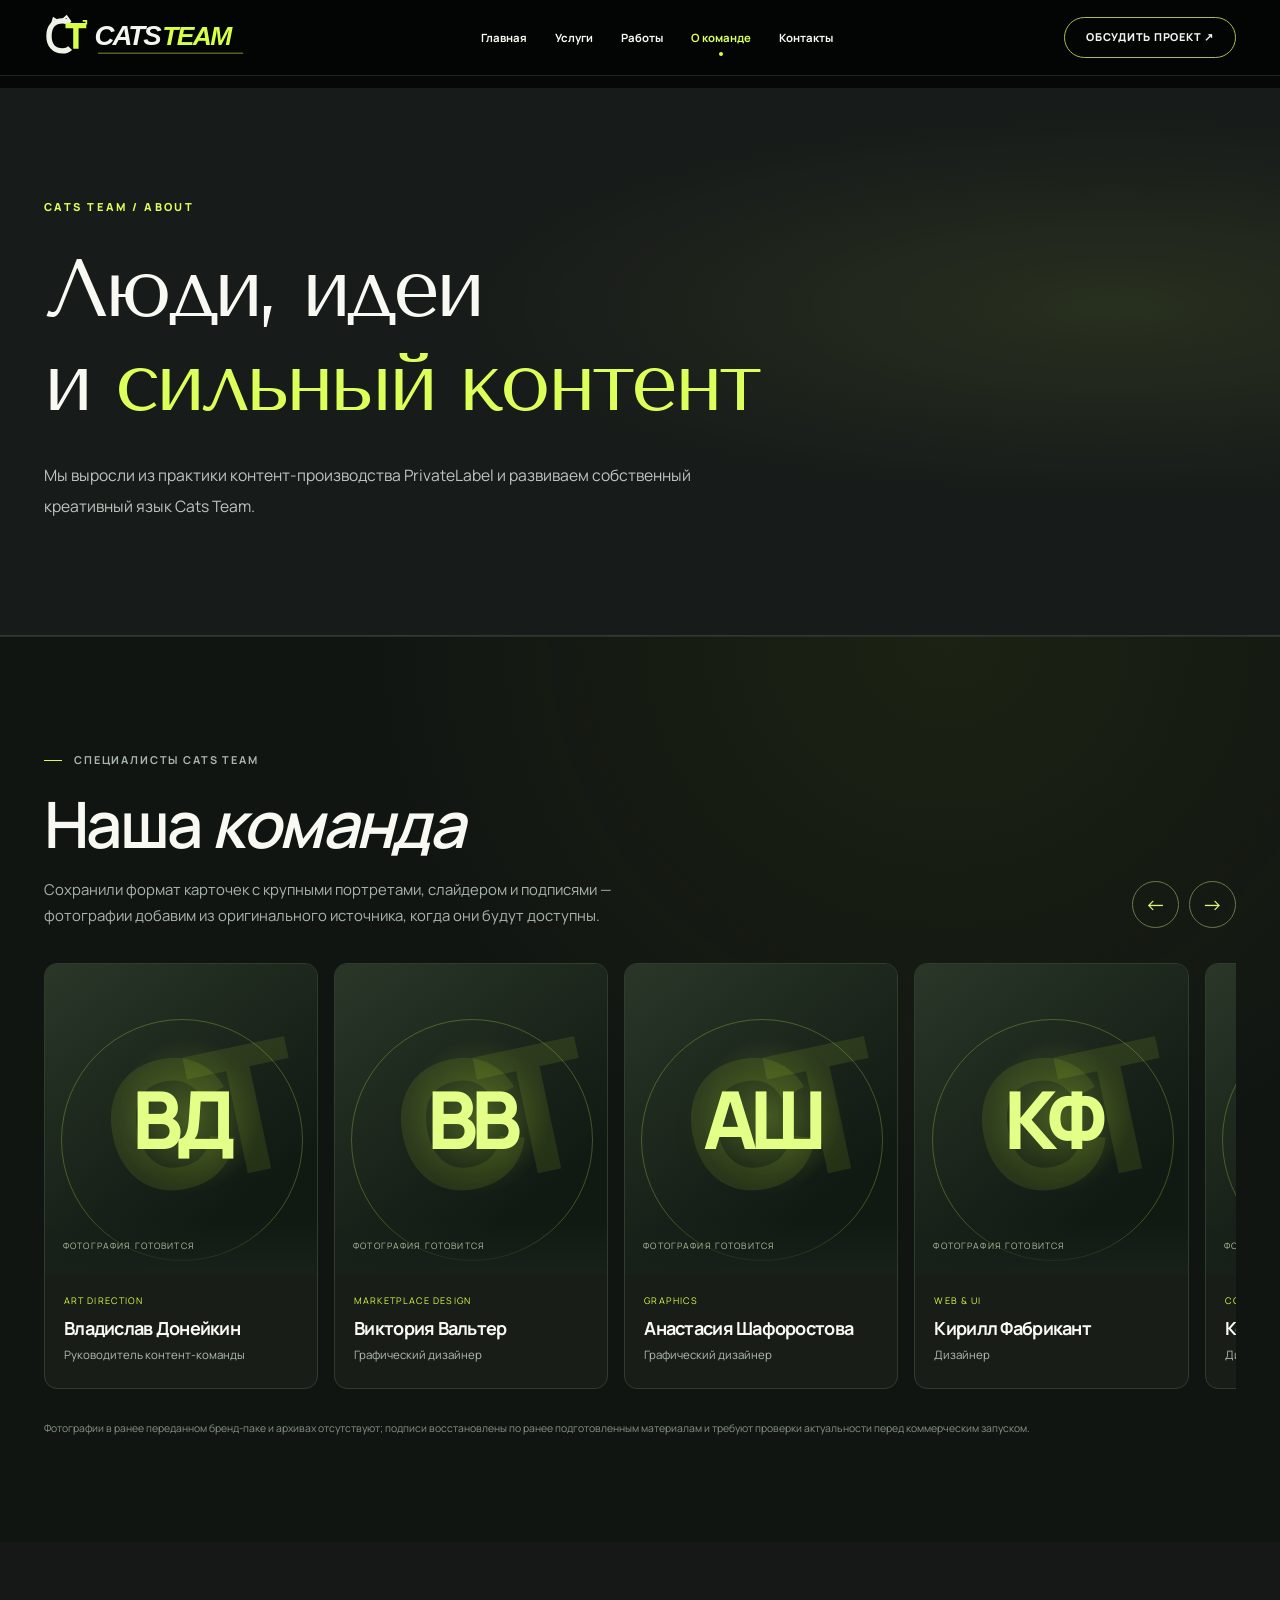
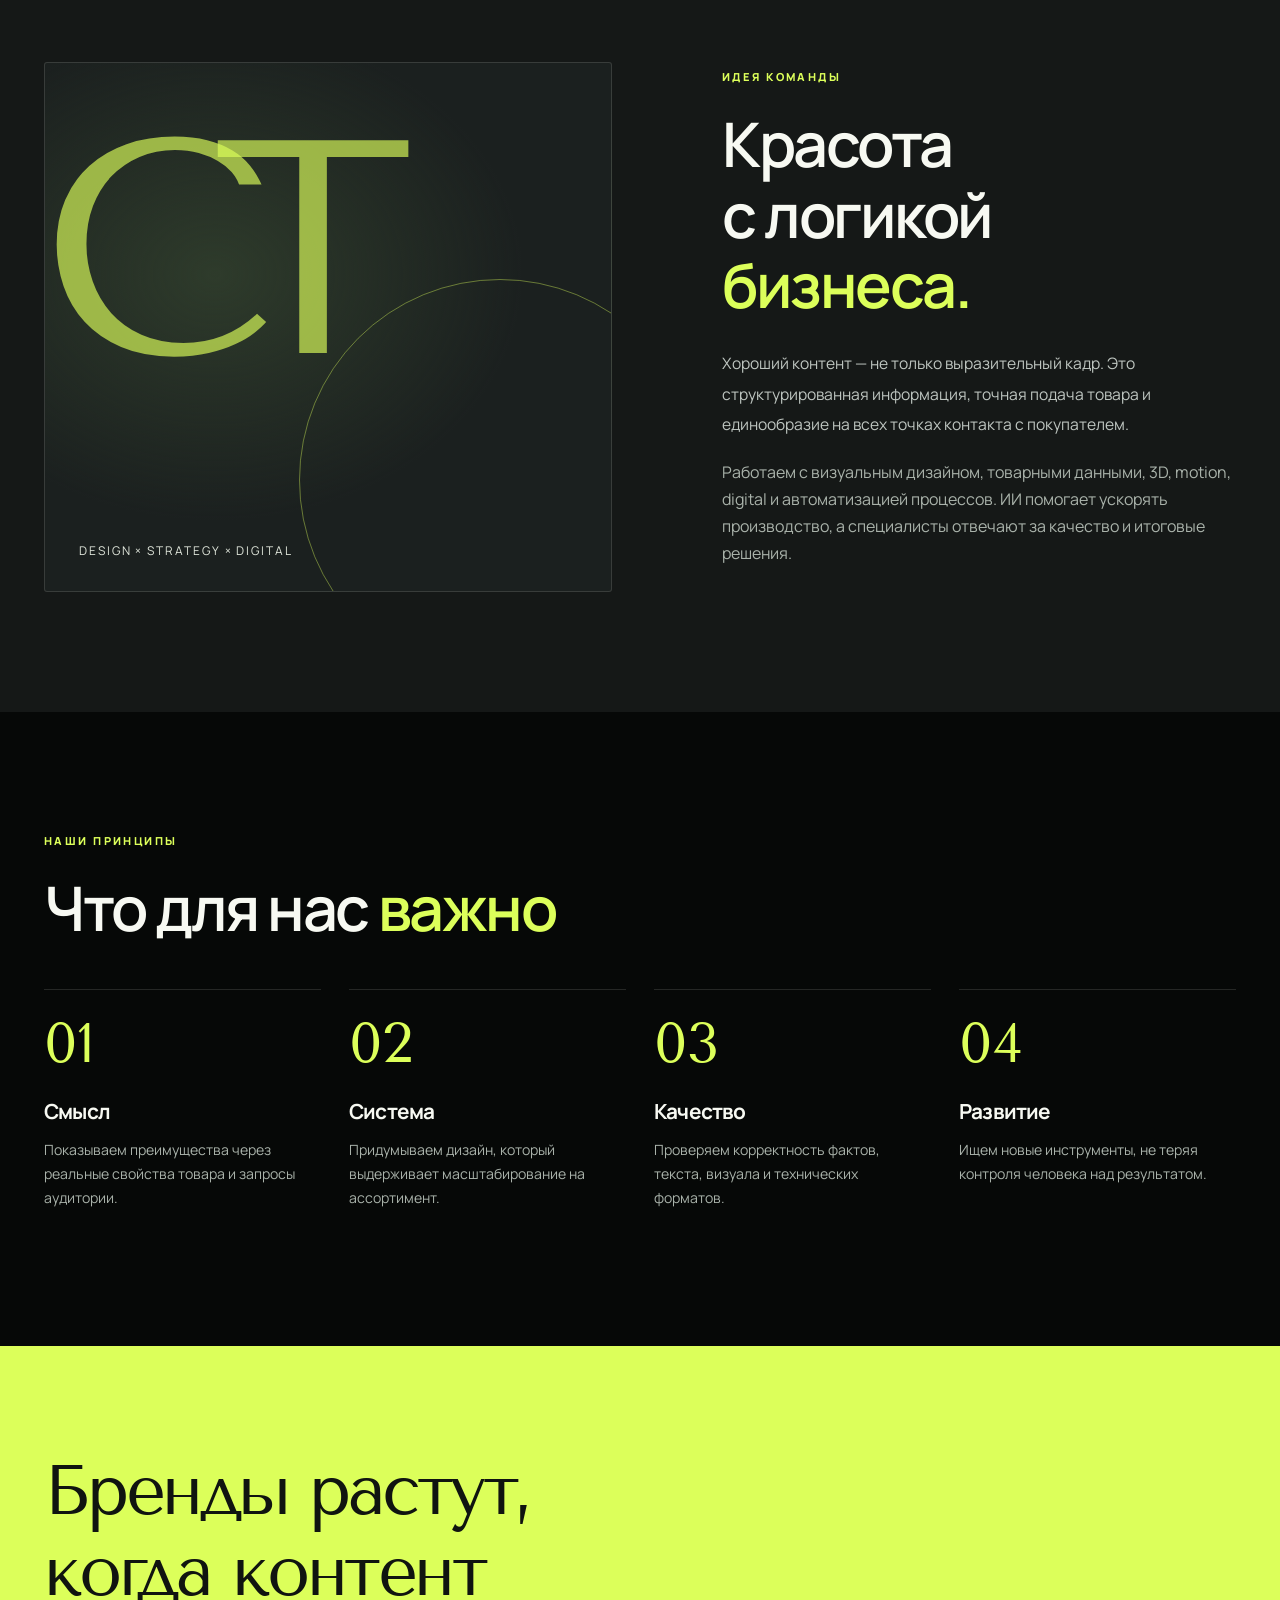
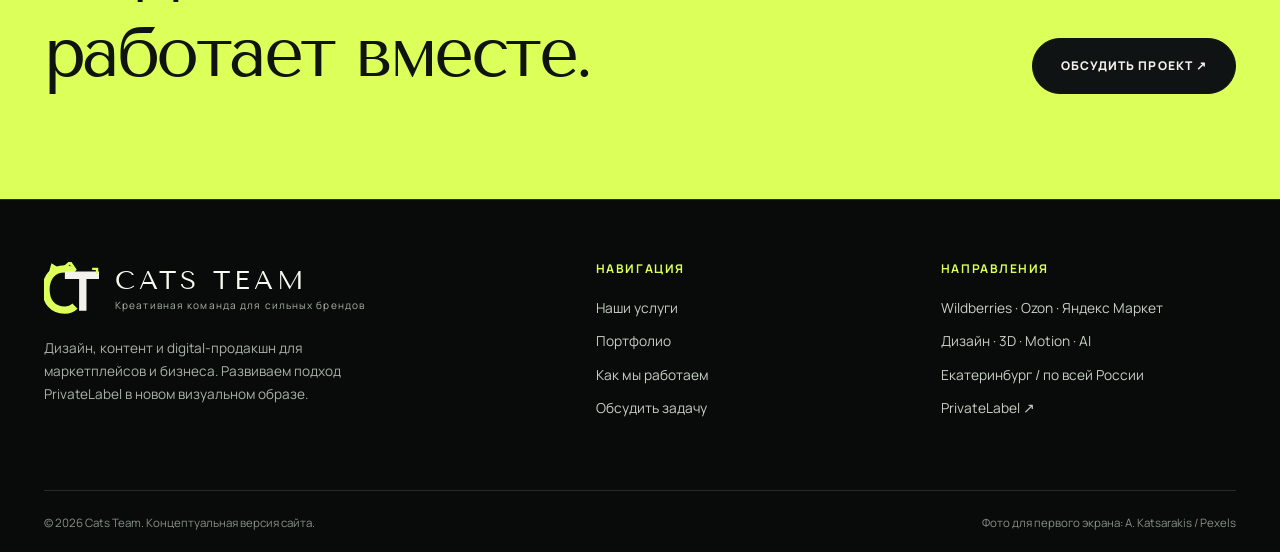
<file: about.html>
<!doctype html>
<html lang="ru"><head>
<meta charset="UTF-8"><meta name="viewport" content="width=device-width, initial-scale=1">
<title>О команде — Cats Team</title><meta name="description" content="Cats Team — креативная команда, развивающая опыт PrivateLabel в дизайне, digital и контент-производстве.">
<meta name="theme-color" content="#111313"><meta property="og:type" content="website">
<link rel="icon" href="assets/ct-favicon.svg" type="image/svg+xml"><link rel="stylesheet" href="css/styles.css?v=3">
</head><body>
<a class="skip-link" href="#main">К основному содержимому</a>
<header class="site-header"><div class="container header-inner">
<a class="brand ref-brand" href="index.html" aria-label="Cats Team — на главную"><img src="assets/cats-team-wordmark.svg" alt="Cats Team" width="240" height="65"></a>
<nav class="site-nav" aria-label="Главное меню"><a href="index.html">Главная</a><a href="services.html">Услуги</a><a href="cases.html">Работы</a><a href="about.html" aria-current="page">О команде</a><a href="contacts.html">Контакты</a></nav>
<a class="header-contact" href="contacts.html#brief">Обсудить проект ↗</a>
<button class="menu-toggle" type="button" aria-label="Открыть меню" aria-expanded="false">☰</button>
</div></header>
<main id="main" class="inner-page"><section class="page-hero"><div class="container"><p class="eyebrow">Cats Team / About</p><h1>Люди, идеи<br>и <span class="text-lime">сильный контент</span></h1><p class="lead">Мы выросли из практики контент-производства PrivateLabel и развиваем собственный креативный язык Cats Team.</p></div></section><section class="ref-team-sec" id="team"><div class="container"><div class="ref-team-heading"><div><span class="ref-kicker"><i></i> Специалисты Cats Team</span><h2>Наша <em>команда</em></h2><p>Сохранили формат карточек с крупными портретами, слайдером и подписями — фотографии добавим из оригинального источника, когда они будут доступны.</p></div><div class="ref-team-controls"><button class="ref-team-arrow" type="button" data-team-left aria-label="Предыдущие сотрудники">←</button><button class="ref-team-arrow" type="button" data-team-right aria-label="Следующие сотрудники">→</button></div></div><div class="ref-team-track" id="team-track" tabindex="0"><article class="ref-person"><div class="ref-person-photo"><span class="ref-person-bg">CT</span><span class="ref-initials">ВД</span><small>Фотография готовится</small></div><div class="ref-person-caption"><small>Art Direction</small><h3>Владислав Донейкин</h3><p>Руководитель контент-команды</p></div></article><article class="ref-person"><div class="ref-person-photo"><span class="ref-person-bg">CT</span><span class="ref-initials">ВВ</span><small>Фотография готовится</small></div><div class="ref-person-caption"><small>Marketplace Design</small><h3>Виктория Вальтер</h3><p>Графический дизайнер</p></div></article><article class="ref-person"><div class="ref-person-photo"><span class="ref-person-bg">CT</span><span class="ref-initials">АШ</span><small>Фотография готовится</small></div><div class="ref-person-caption"><small>Graphics</small><h3>Анастасия Шафоростова</h3><p>Графический дизайнер</p></div></article><article class="ref-person"><div class="ref-person-photo"><span class="ref-person-bg">CT</span><span class="ref-initials">КФ</span><small>Фотография готовится</small></div><div class="ref-person-caption"><small>Web & UI</small><h3>Кирилл Фабрикант</h3><p>Дизайнер</p></div></article><article class="ref-person"><div class="ref-person-photo"><span class="ref-person-bg">CT</span><span class="ref-initials">КД</span><small>Фотография готовится</small></div><div class="ref-person-caption"><small>Concept</small><h3>Ксения Дуплева</h3><p>Дизайнер</p></div></article><article class="ref-person"><div class="ref-person-photo"><span class="ref-person-bg">CT</span><span class="ref-initials">РС</span><small>Фотография готовится</small></div><div class="ref-person-caption"><small>3D & Motion</small><h3>Руслан Свердловский</h3><p>Motion-дизайнер</p></div></article><article class="ref-person"><div class="ref-person-photo"><span class="ref-person-bg">CT</span><span class="ref-initials">ЛК</span><small>Фотография готовится</small></div><div class="ref-person-caption"><small>Design & Production</small><h3>Любовь Канны</h3><p>Графический дизайнер</p></div></article><article class="ref-person"><div class="ref-person-photo"><span class="ref-person-bg">CT</span><span class="ref-initials">ЕС</span><small>Фотография готовится</small></div><div class="ref-person-caption"><small>Catalog & Content</small><h3>Екатерина Самокатова</h3><p>Контент-менеджер</p></div></article></div><p class="ref-team-disclaimer">Фотографии в ранее переданном бренд-паке и архивах отсутствуют; подписи восстановлены по ранее подготовленным материалам и требуют проверки актуальности перед коммерческим запуском.</p></div></section><section class="section intro"><div class="container intro-grid"><div class="intro-visual"><div class="intro-monogram">CT</div><div class="stamp">Design × Strategy × Digital</div></div><div><p class="eyebrow">Идея команды</p><h2>Красота<br>с логикой<br><span class="text-lime">бизнеса.</span></h2><p class="lead">Хороший контент — не только выразительный кадр. Это структурированная информация, точная подача товара и единообразие на всех точках контакта с покупателем.</p><p>Работаем с визуальным дизайном, товарными данными, 3D, motion, digital и автоматизацией процессов. ИИ помогает ускорять производство, а специалисты отвечают за качество и итоговые решения.</p></div></div></section><section class="section"><div class="container"><p class="eyebrow">Наши принципы</p><h2 style="margin-bottom:45px">Что для нас <span class="text-lime">важно</span></h2><div class="process-grid"><div class="process-step"><span class="step-no">01</span><h3>Смысл</h3><p>Показываем преимущества через реальные свойства товара и запросы аудитории.</p></div><div class="process-step"><span class="step-no">02</span><h3>Система</h3><p>Придумываем дизайн, который выдерживает масштабирование на ассортимент.</p></div><div class="process-step"><span class="step-no">03</span><h3>Качество</h3><p>Проверяем корректность фактов, текста, визуала и технических форматов.</p></div><div class="process-step"><span class="step-no">04</span><h3>Развитие</h3><p>Ищем новые инструменты, не теряя контроля человека над результатом.</p></div></div></div></section><section class="quote-band"><div class="container"><div><h2>Бренды растут,<br>когда контент<br>работает вместе.</h2></div><div><a class="btn btn-dark" href="contacts.html#brief">Обсудить проект ↗</a></div></div></section></main>
<footer class="site-footer"><div class="container">
<div class="footer-grid">
<div><a class="footer-brand" href="index.html"><img src="assets/ct-mark.svg" alt=""><span><strong>Cats Team</strong><small>Креативная команда для сильных брендов</small></span></a><p>Дизайн, контент и digital-продакшн для маркетплейсов и бизнеса. Развиваем подход PrivateLabel в новом визуальном образе.</p></div>
<div><h4>Навигация</h4><ul><li><a href="services.html">Наши услуги</a></li><li><a href="cases.html">Портфолио</a></li><li><a href="about.html">Как мы работаем</a></li><li><a href="contacts.html#brief">Обсудить задачу</a></li></ul></div>
<div><h4>Направления</h4><ul><li>Wildberries · Ozon · Яндекс Маркет</li><li>Дизайн · 3D · Motion · AI</li><li>Екатеринбург / по всей России</li><li><a href="https://privatelabel.ru/" target="_blank" rel="noopener noreferrer">PrivateLabel ↗</a></li></ul></div>
</div><div class="footer-bottom"><span>© 2026 Cats Team. Концептуальная версия сайта.</span><span>Фото для первого экрана: <a href="https://www.pexels.com/photo/portrait-of-a-black-cat-9304589/" target="_blank" rel="noopener noreferrer">A. Katsarakis / Pexels</a></span></div>
</div></footer><script src="js/site.js?v=3" defer></script></body></html>
</file>
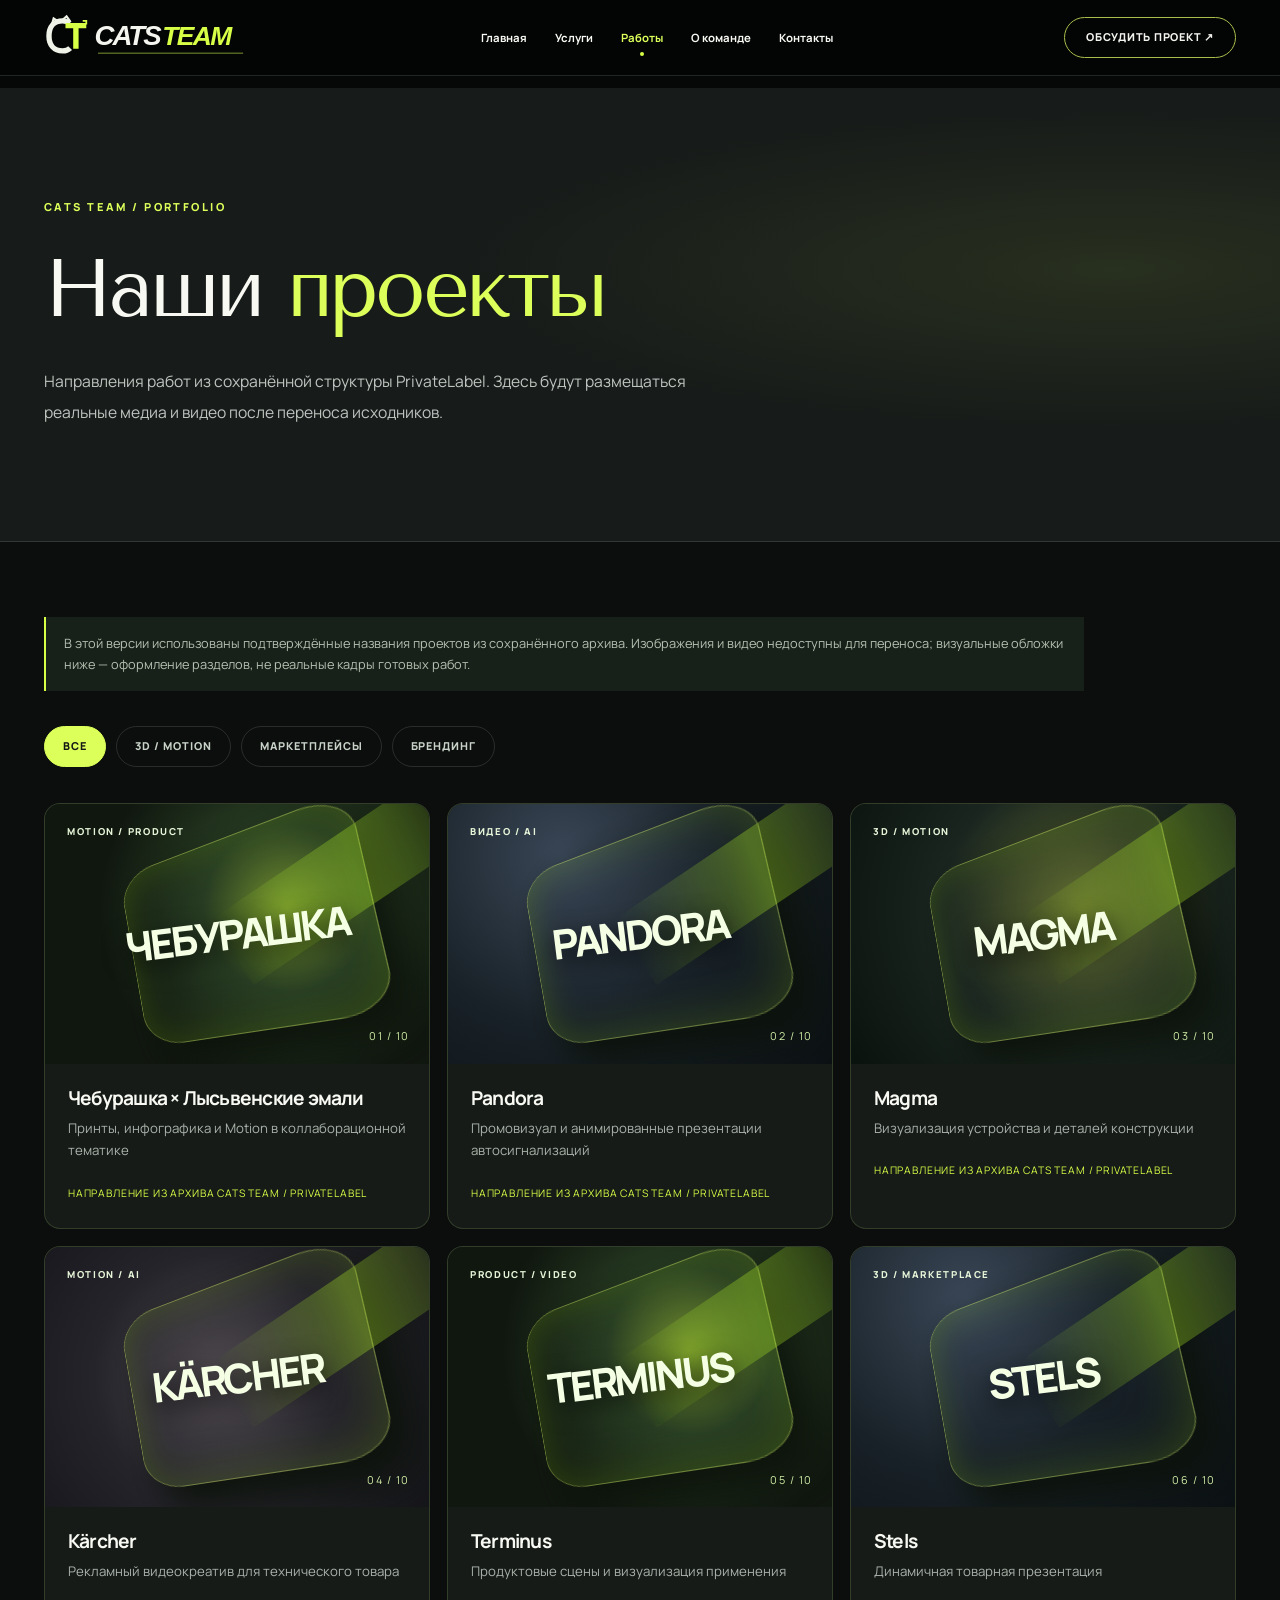
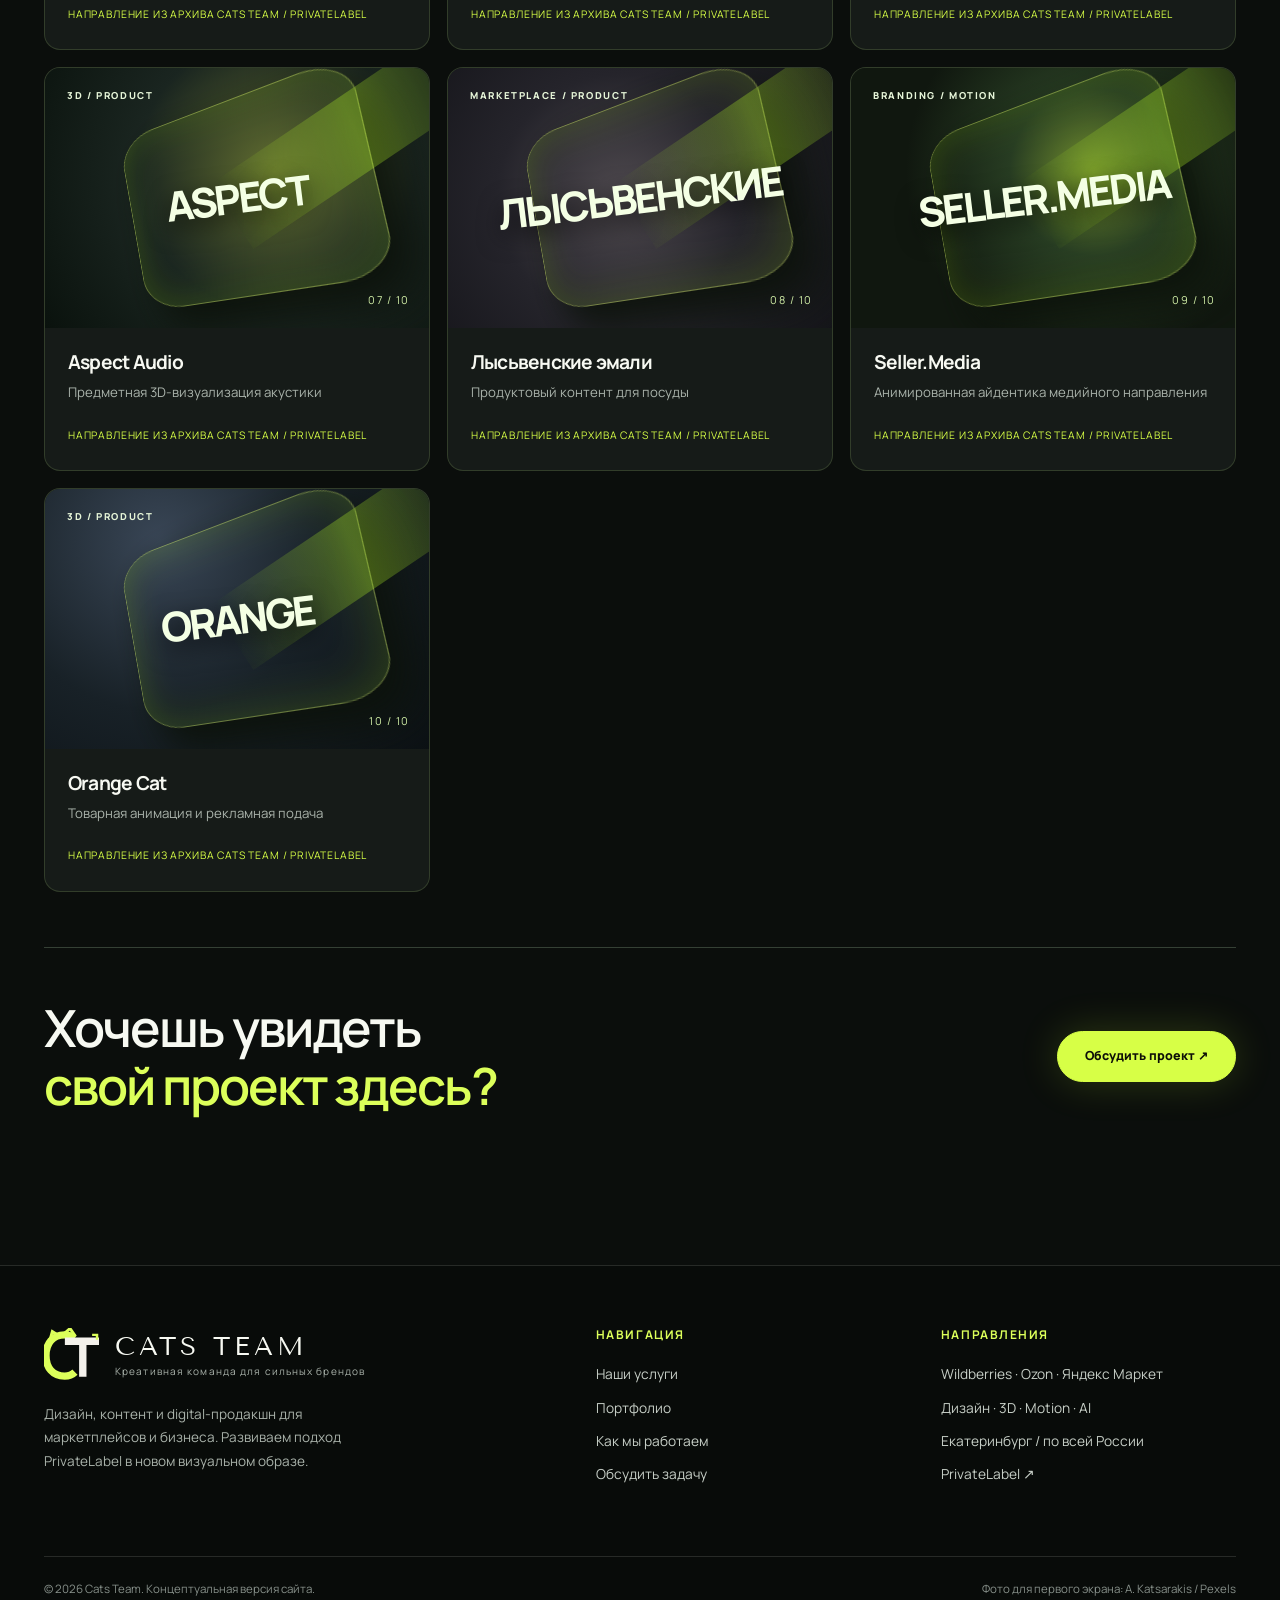
<file: cases.html>
<!doctype html>
<html lang="ru"><head>
<meta charset="UTF-8"><meta name="viewport" content="width=device-width, initial-scale=1">
<title>Работы и концепции — Cats Team</title><meta name="description" content="Направления визуальной работы Cats Team: концепции для маркетплейсов, брендинга, digital и motion.">
<meta name="theme-color" content="#111313"><meta property="og:type" content="website">
<link rel="icon" href="assets/ct-favicon.svg" type="image/svg+xml"><link rel="stylesheet" href="css/styles.css?v=3">
</head><body>
<a class="skip-link" href="#main">К основному содержимому</a>
<header class="site-header"><div class="container header-inner">
<a class="brand ref-brand" href="index.html" aria-label="Cats Team — на главную"><img src="assets/cats-team-wordmark.svg" alt="Cats Team" width="240" height="65"></a>
<nav class="site-nav" aria-label="Главное меню"><a href="index.html">Главная</a><a href="services.html">Услуги</a><a href="cases.html" aria-current="page">Работы</a><a href="about.html">О команде</a><a href="contacts.html">Контакты</a></nav>
<a class="header-contact" href="contacts.html#brief">Обсудить проект ↗</a>
<button class="menu-toggle" type="button" aria-label="Открыть меню" aria-expanded="false">☰</button>
</div></header>
<main id="main" class="inner-page ref-cases-page"><section class="page-hero"><div class="container"><p class="eyebrow">Cats Team / Portfolio</p><h1>Наши <span class="text-lime">проекты</span></h1><p class="lead">Направления работ из сохранённой структуры PrivateLabel. Здесь будут размещаться реальные медиа и видео после переноса исходников.</p></div></section><section class="ref-archive-section"><div class="container"><p class="ref-archive-note">В этой версии использованы подтверждённые названия проектов из сохранённого архива. Изображения и видео недоступны для переноса; визуальные обложки ниже — оформление разделов, не реальные кадры готовых работ.</p><div class="filterbar" role="group" aria-label="Фильтр проектов"><button class="filter-btn active" type="button" data-filter="all" aria-pressed="true">Все</button><button class="filter-btn" type="button" data-filter="motion" aria-pressed="false">3D / Motion</button><button class="filter-btn" type="button" data-filter="marketplace" aria-pressed="false">Маркетплейсы</button><button class="filter-btn" type="button" data-filter="brand" aria-pressed="false">Брендинг</button></div><div class="ref-archive-grid"><article class="ref-archive-case ref-ac-0" data-category="motion"><div class="ref-ac-preview"><span class="ref-ac-tag">Motion / Product</span><span class="ref-ac-word">Чебурашка</span><span class="ref-ac-num">01 / 10</span></div><div class="ref-ac-info"><h3>Чебурашка × Лысьвенские эмали</h3><p>Принты, инфографика и Motion в коллаборационной тематике</p><small>Направление из архива Cats Team / PrivateLabel</small></div></article><article class="ref-archive-case ref-ac-1" data-category="motion"><div class="ref-ac-preview"><span class="ref-ac-tag">Видео / AI</span><span class="ref-ac-word">Pandora</span><span class="ref-ac-num">02 / 10</span></div><div class="ref-ac-info"><h3>Pandora</h3><p>Промовизуал и анимированные презентации автосигнализаций</p><small>Направление из архива Cats Team / PrivateLabel</small></div></article><article class="ref-archive-case ref-ac-2" data-category="motion"><div class="ref-ac-preview"><span class="ref-ac-tag">3D / Motion</span><span class="ref-ac-word">Magma</span><span class="ref-ac-num">03 / 10</span></div><div class="ref-ac-info"><h3>Magma</h3><p>Визуализация устройства и деталей конструкции</p><small>Направление из архива Cats Team / PrivateLabel</small></div></article><article class="ref-archive-case ref-ac-3" data-category="motion"><div class="ref-ac-preview"><span class="ref-ac-tag">Motion / AI</span><span class="ref-ac-word">Kärcher</span><span class="ref-ac-num">04 / 10</span></div><div class="ref-ac-info"><h3>Kärcher</h3><p>Рекламный видеокреатив для технического товара</p><small>Направление из архива Cats Team / PrivateLabel</small></div></article><article class="ref-archive-case ref-ac-0" data-category="marketplace"><div class="ref-ac-preview"><span class="ref-ac-tag">Product / Video</span><span class="ref-ac-word">Terminus</span><span class="ref-ac-num">05 / 10</span></div><div class="ref-ac-info"><h3>Terminus</h3><p>Продуктовые сцены и визуализация применения</p><small>Направление из архива Cats Team / PrivateLabel</small></div></article><article class="ref-archive-case ref-ac-1" data-category="marketplace"><div class="ref-ac-preview"><span class="ref-ac-tag">3D / Marketplace</span><span class="ref-ac-word">Stels</span><span class="ref-ac-num">06 / 10</span></div><div class="ref-ac-info"><h3>Stels</h3><p>Динамичная товарная презентация</p><small>Направление из архива Cats Team / PrivateLabel</small></div></article><article class="ref-archive-case ref-ac-2" data-category="motion"><div class="ref-ac-preview"><span class="ref-ac-tag">3D / Product</span><span class="ref-ac-word">Aspect</span><span class="ref-ac-num">07 / 10</span></div><div class="ref-ac-info"><h3>Aspect Audio</h3><p>Предметная 3D-визуализация акустики</p><small>Направление из архива Cats Team / PrivateLabel</small></div></article><article class="ref-archive-case ref-ac-3" data-category="marketplace"><div class="ref-ac-preview"><span class="ref-ac-tag">Marketplace / Product</span><span class="ref-ac-word">Лысьвенские</span><span class="ref-ac-num">08 / 10</span></div><div class="ref-ac-info"><h3>Лысьвенские эмали</h3><p>Продуктовый контент для посуды</p><small>Направление из архива Cats Team / PrivateLabel</small></div></article><article class="ref-archive-case ref-ac-0" data-category="brand"><div class="ref-ac-preview"><span class="ref-ac-tag">Branding / Motion</span><span class="ref-ac-word">Seller.Media</span><span class="ref-ac-num">09 / 10</span></div><div class="ref-ac-info"><h3>Seller.Media</h3><p>Анимированная айдентика медийного направления</p><small>Направление из архива Cats Team / PrivateLabel</small></div></article><article class="ref-archive-case ref-ac-1" data-category="motion"><div class="ref-ac-preview"><span class="ref-ac-tag">3D / Product</span><span class="ref-ac-word">Orange</span><span class="ref-ac-num">10 / 10</span></div><div class="ref-ac-info"><h3>Orange Cat</h3><p>Товарная анимация и рекламная подача</p><small>Направление из архива Cats Team / PrivateLabel</small></div></article></div><div class="ref-archive-cta"><h2>Хочешь увидеть<br><span class="text-lime">свой проект здесь?</span></h2><a class="ref-btn ref-btn-solid" href="contacts.html#brief">Обсудить проект ↗</a></div></div></section></main>
<footer class="site-footer"><div class="container">
<div class="footer-grid">
<div><a class="footer-brand" href="index.html"><img src="assets/ct-mark.svg" alt=""><span><strong>Cats Team</strong><small>Креативная команда для сильных брендов</small></span></a><p>Дизайн, контент и digital-продакшн для маркетплейсов и бизнеса. Развиваем подход PrivateLabel в новом визуальном образе.</p></div>
<div><h4>Навигация</h4><ul><li><a href="services.html">Наши услуги</a></li><li><a href="cases.html">Портфолио</a></li><li><a href="about.html">Как мы работаем</a></li><li><a href="contacts.html#brief">Обсудить задачу</a></li></ul></div>
<div><h4>Направления</h4><ul><li>Wildberries · Ozon · Яндекс Маркет</li><li>Дизайн · 3D · Motion · AI</li><li>Екатеринбург / по всей России</li><li><a href="https://privatelabel.ru/" target="_blank" rel="noopener noreferrer">PrivateLabel ↗</a></li></ul></div>
</div><div class="footer-bottom"><span>© 2026 Cats Team. Концептуальная версия сайта.</span><span>Фото для первого экрана: <a href="https://www.pexels.com/photo/portrait-of-a-black-cat-9304589/" target="_blank" rel="noopener noreferrer">A. Katsarakis / Pexels</a></span></div>
</div></footer><script src="js/site.js?v=3" defer></script></body></html>
</file>
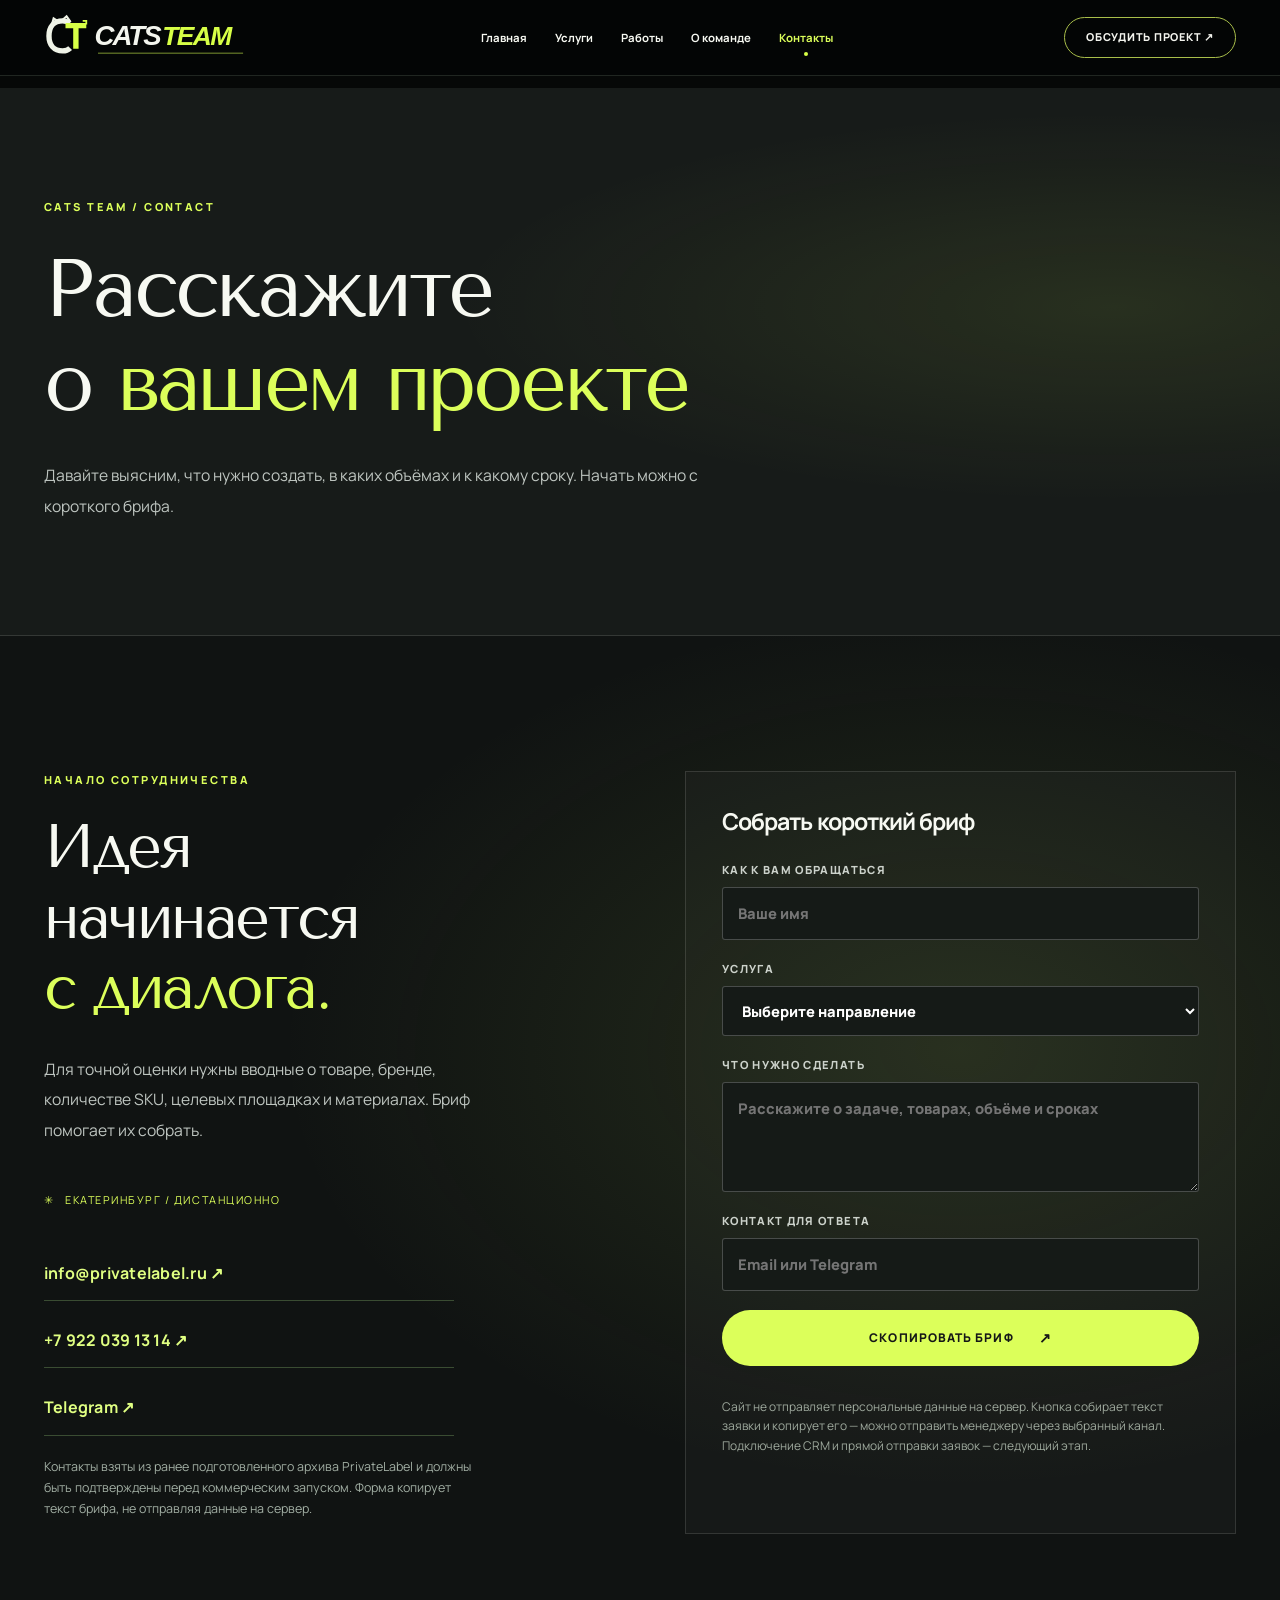
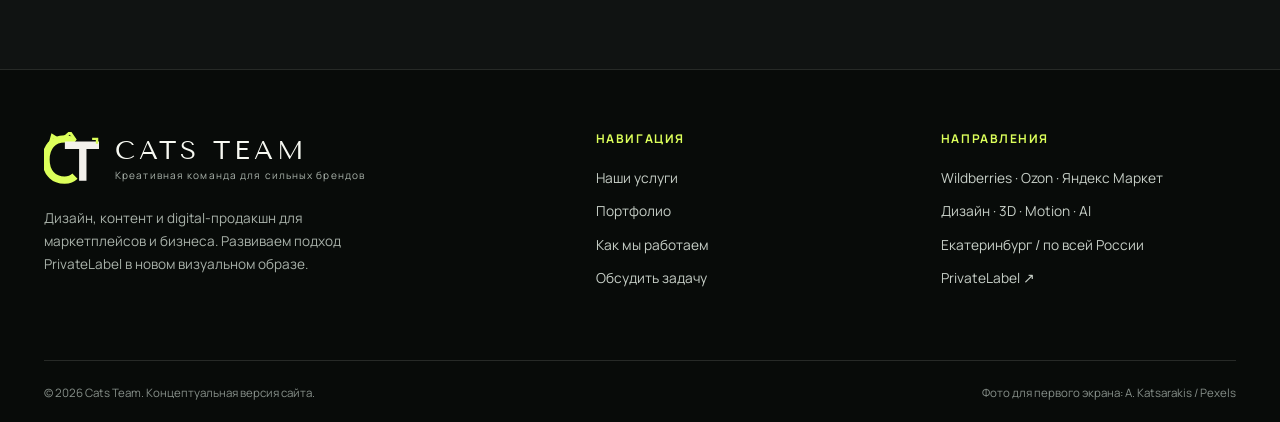
<file: contacts.html>
<!doctype html>
<html lang="ru"><head>
<meta charset="UTF-8"><meta name="viewport" content="width=device-width, initial-scale=1">
<title>Контакты и бриф — Cats Team</title><meta name="description" content="Начните проект с Cats Team: соберите короткий бриф по инфографике, брендингу, 3D, motion или digital.">
<meta name="theme-color" content="#111313"><meta property="og:type" content="website">
<link rel="icon" href="assets/ct-favicon.svg" type="image/svg+xml"><link rel="stylesheet" href="css/styles.css?v=3">
</head><body>
<a class="skip-link" href="#main">К основному содержимому</a>
<header class="site-header"><div class="container header-inner">
<a class="brand ref-brand" href="index.html" aria-label="Cats Team — на главную"><img src="assets/cats-team-wordmark.svg" alt="Cats Team" width="240" height="65"></a>
<nav class="site-nav" aria-label="Главное меню"><a href="index.html">Главная</a><a href="services.html">Услуги</a><a href="cases.html">Работы</a><a href="about.html">О команде</a><a href="contacts.html" aria-current="page">Контакты</a></nav>
<a class="header-contact" href="contacts.html#brief">Обсудить проект ↗</a>
<button class="menu-toggle" type="button" aria-label="Открыть меню" aria-expanded="false">☰</button>
</div></header>
<main id="main" class="inner-page"><section class="page-hero"><div class="container"><p class="eyebrow">Cats Team / Contact</p><h1>Расскажите<br>о <span class="text-lime">вашем проекте</span></h1><p class="lead">Давайте выясним, что нужно создать, в каких объёмах и к какому сроку. Начать можно с короткого брифа.</p></div></section><section class="contact-section" id="brief"><div class="container contact-grid"><div class="contact-copy"><p class="eyebrow">Начало сотрудничества</p><h2>Идея<br>начинается<br><span class="text-lime">с диалога.</span></h2><p class="lead" style="margin-top:30px">Для точной оценки нужны вводные о товаре, бренде, количестве SKU, целевых площадках и материалах. Бриф помогает их собрать.</p><div class="contact-inline">✳ &nbsp; Екатеринбург / дистанционно</div><div class="ref-contact-links"><a href="mailto:info@privatelabel.ru">info@privatelabel.ru ↗</a><a href="tel:+79220391314">+7 922 039 13 14 ↗</a><a href="https://t.me/vladislav_privatelabel" target="_blank" rel="noopener">Telegram ↗</a></div><p class="privacy-note">Контакты взяты из ранее подготовленного архива PrivateLabel и должны быть подтверждены перед коммерческим запуском. Форма копирует текст брифа, не отправляя данные на сервер.</p></div><form class="brief-form" id="brief-form"><h3>Собрать короткий бриф</h3>
<label>Как к вам обращаться<input name="name" type="text" autocomplete="name" required placeholder="Ваше имя"></label>
<label>Услуга<select name="service" required><option value="">Выберите направление</option><option>Инфографика и карточки товара</option><option>Фото / 3D / видео</option><option>Rich-контент / баннеры</option><option>Брендинг</option><option>Сайт / лендинг</option><option>Контент-менеджмент</option><option>Другой проект</option></select></label>
<label>Что нужно сделать<textarea name="task" required placeholder="Расскажите о задаче, товарах, объёме и сроках"></textarea></label>
<label>Контакт для ответа<input name="contact" type="text" required placeholder="Email или Telegram"></label>
<button class="btn btn-primary" type="submit">Скопировать бриф <span class="arrow">↗</span></button>
<p class="form-message" role="status" aria-live="polite"></p>
<p class="form-note">Сайт не отправляет персональные данные на сервер. Кнопка собирает текст заявки и копирует его — можно отправить менеджеру через выбранный канал. Подключение CRM и прямой отправки заявок — следующий этап.</p></form></div></section></main>
<footer class="site-footer"><div class="container">
<div class="footer-grid">
<div><a class="footer-brand" href="index.html"><img src="assets/ct-mark.svg" alt=""><span><strong>Cats Team</strong><small>Креативная команда для сильных брендов</small></span></a><p>Дизайн, контент и digital-продакшн для маркетплейсов и бизнеса. Развиваем подход PrivateLabel в новом визуальном образе.</p></div>
<div><h4>Навигация</h4><ul><li><a href="services.html">Наши услуги</a></li><li><a href="cases.html">Портфолио</a></li><li><a href="about.html">Как мы работаем</a></li><li><a href="contacts.html#brief">Обсудить задачу</a></li></ul></div>
<div><h4>Направления</h4><ul><li>Wildberries · Ozon · Яндекс Маркет</li><li>Дизайн · 3D · Motion · AI</li><li>Екатеринбург / по всей России</li><li><a href="https://privatelabel.ru/" target="_blank" rel="noopener noreferrer">PrivateLabel ↗</a></li></ul></div>
</div><div class="footer-bottom"><span>© 2026 Cats Team. Концептуальная версия сайта.</span><span>Фото для первого экрана: <a href="https://www.pexels.com/photo/portrait-of-a-black-cat-9304589/" target="_blank" rel="noopener noreferrer">A. Katsarakis / Pexels</a></span></div>
</div></footer><script src="js/site.js?v=3" defer></script></body></html>
</file>
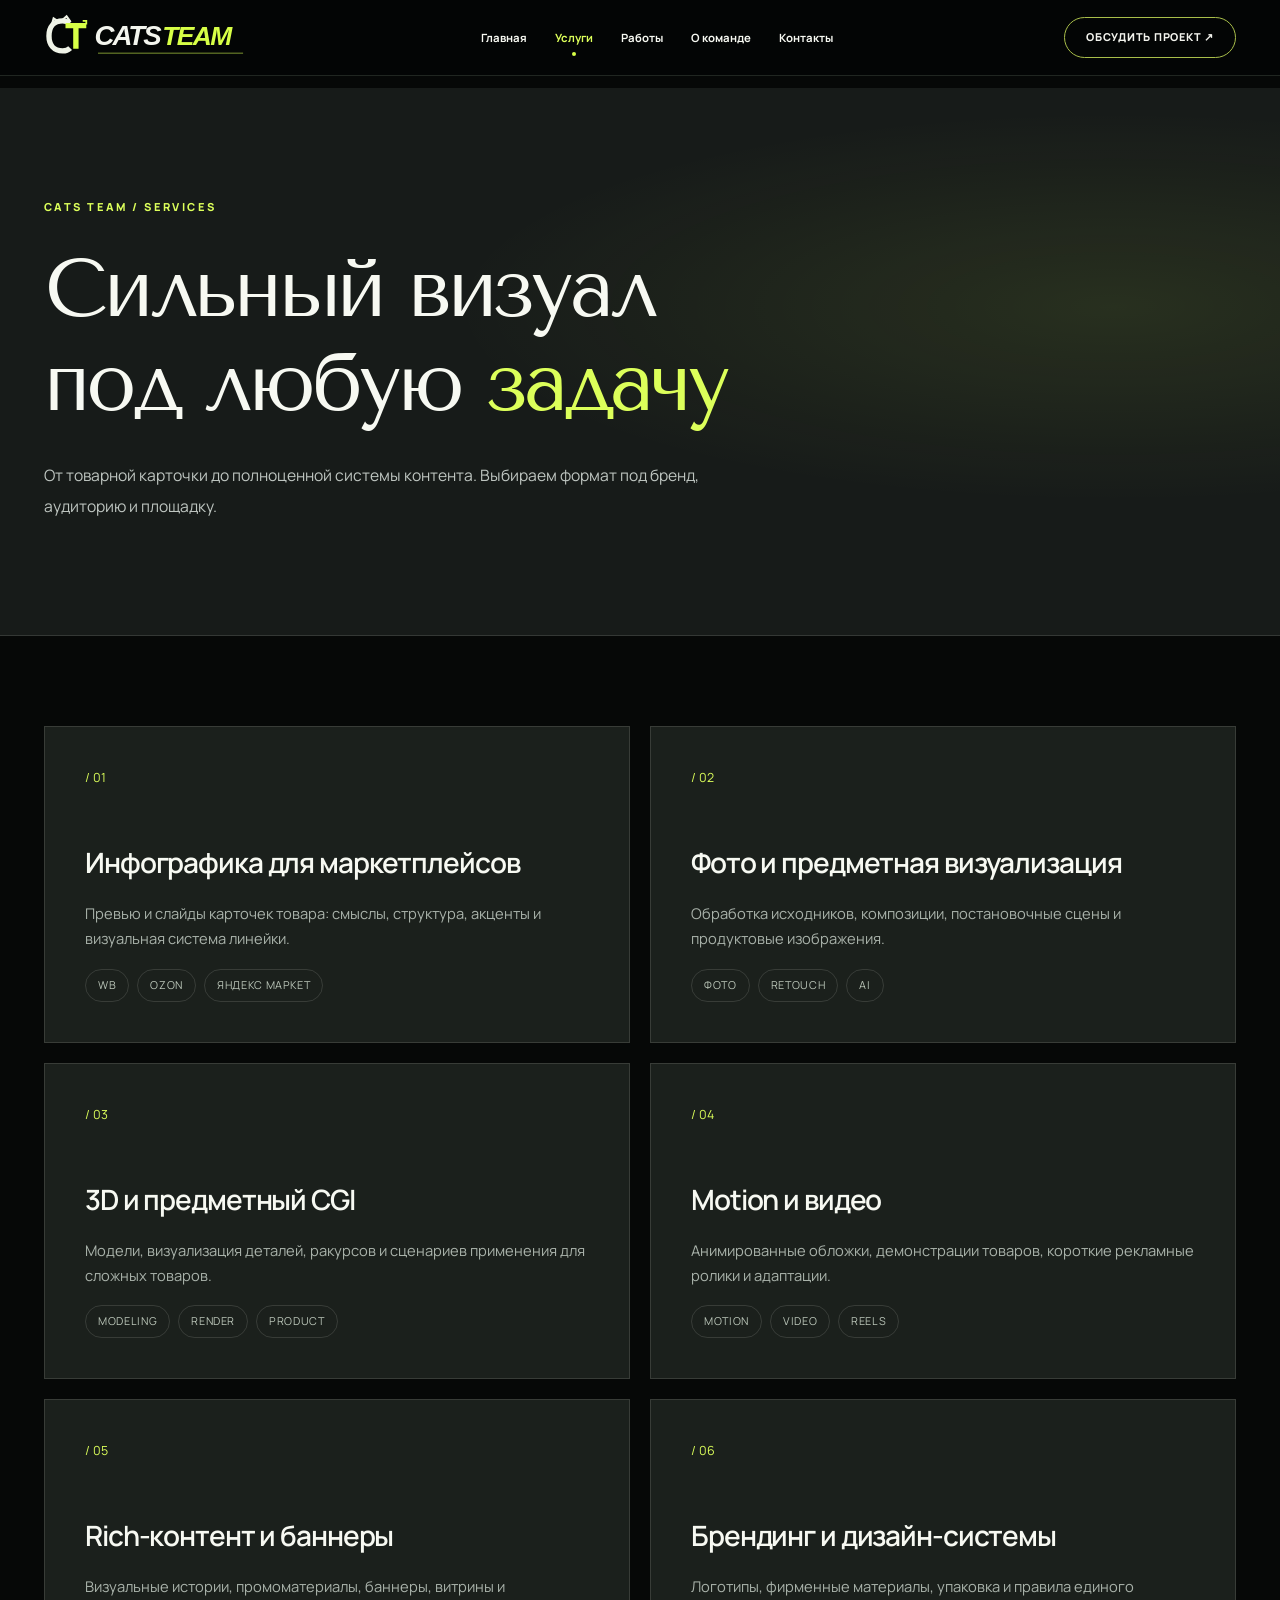
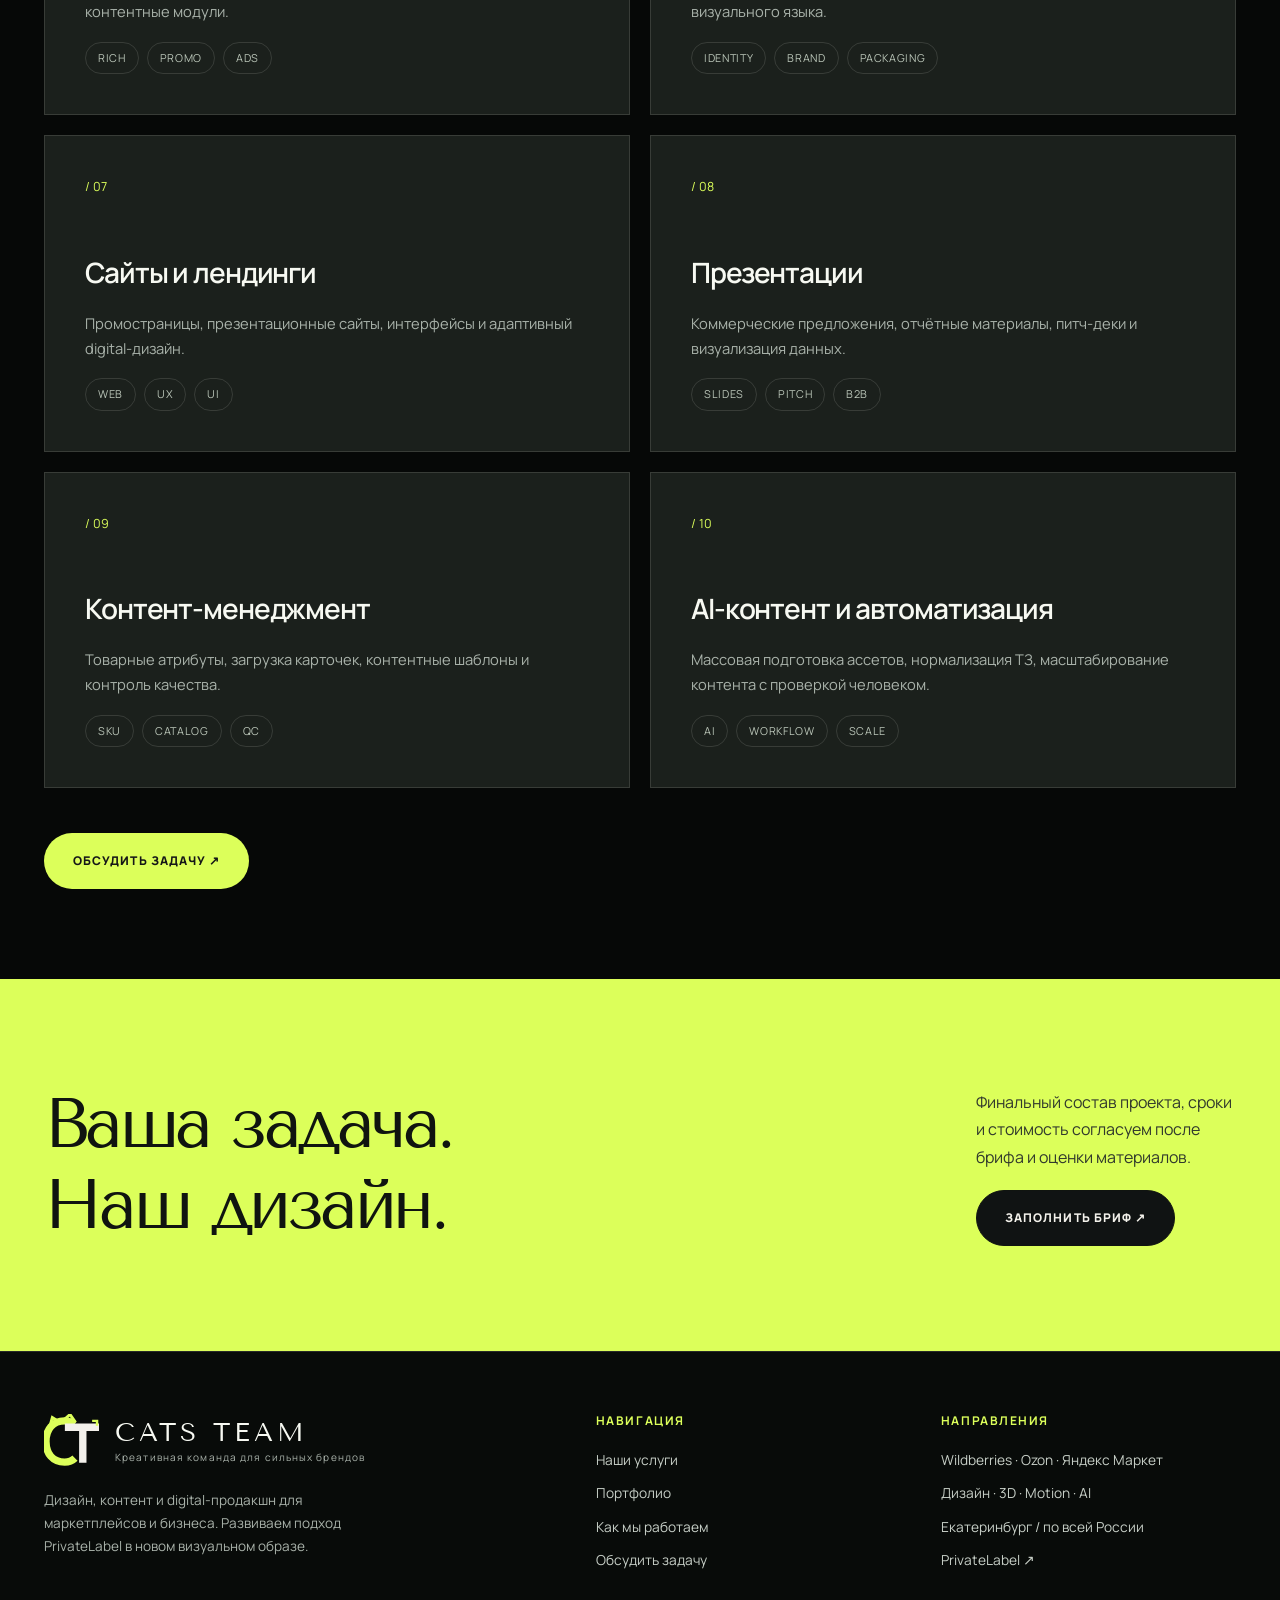
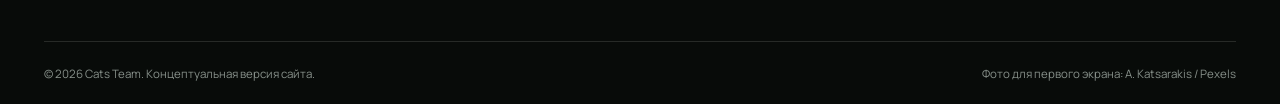
<file: services.html>
<!doctype html>
<html lang="ru"><head>
<meta charset="UTF-8"><meta name="viewport" content="width=device-width, initial-scale=1">
<title>Услуги — Cats Team</title><meta name="description" content="Инфографика, брендинг, 3D, motion, rich-контент, презентации и контент-менеджмент — услуги Cats Team.">
<meta name="theme-color" content="#111313"><meta property="og:type" content="website">
<link rel="icon" href="assets/ct-favicon.svg" type="image/svg+xml"><link rel="stylesheet" href="css/styles.css?v=3">
</head><body>
<a class="skip-link" href="#main">К основному содержимому</a>
<header class="site-header"><div class="container header-inner">
<a class="brand ref-brand" href="index.html" aria-label="Cats Team — на главную"><img src="assets/cats-team-wordmark.svg" alt="Cats Team" width="240" height="65"></a>
<nav class="site-nav" aria-label="Главное меню"><a href="index.html">Главная</a><a href="services.html" aria-current="page">Услуги</a><a href="cases.html">Работы</a><a href="about.html">О команде</a><a href="contacts.html">Контакты</a></nav>
<a class="header-contact" href="contacts.html#brief">Обсудить проект ↗</a>
<button class="menu-toggle" type="button" aria-label="Открыть меню" aria-expanded="false">☰</button>
</div></header>
<main id="main" class="inner-page"><section class="page-hero"><div class="container"><p class="eyebrow">Cats Team / Services</p><h1>Сильный визуал<br>под любую <span class="text-lime">задачу</span></h1><p class="lead">От товарной карточки до полноценной системы контента. Выбираем формат под бренд, аудиторию и площадку.</p></div></section><section class="inner-section"><div class="container"><div class="services-detail"><article class="detail-block" id="service-1"><span class="number">/ 01</span><h2>Инфографика для маркетплейсов</h2><p>Превью и слайды карточек товара: смыслы, структура, акценты и визуальная система линейки.</p><div class="chips"><span>WB</span><span>Ozon</span><span>Яндекс Маркет</span></div></article><article class="detail-block" id="service-2"><span class="number">/ 02</span><h2>Фото и предметная визуализация</h2><p>Обработка исходников, композиции, постановочные сцены и продуктовые изображения.</p><div class="chips"><span>Фото</span><span>Retouch</span><span>AI</span></div></article><article class="detail-block" id="service-3"><span class="number">/ 03</span><h2>3D и предметный CGI</h2><p>Модели, визуализация деталей, ракурсов и сценариев применения для сложных товаров.</p><div class="chips"><span>Modeling</span><span>Render</span><span>Product</span></div></article><article class="detail-block" id="service-4"><span class="number">/ 04</span><h2>Motion и видео</h2><p>Анимированные обложки, демонстрации товаров, короткие рекламные ролики и адаптации.</p><div class="chips"><span>Motion</span><span>Video</span><span>Reels</span></div></article><article class="detail-block" id="service-5"><span class="number">/ 05</span><h2>Rich-контент и баннеры</h2><p>Визуальные истории, промоматериалы, баннеры, витрины и контентные модули.</p><div class="chips"><span>Rich</span><span>Promo</span><span>Ads</span></div></article><article class="detail-block" id="service-6"><span class="number">/ 06</span><h2>Брендинг и дизайн-системы</h2><p>Логотипы, фирменные материалы, упаковка и правила единого визуального языка.</p><div class="chips"><span>Identity</span><span>Brand</span><span>Packaging</span></div></article><article class="detail-block" id="service-7"><span class="number">/ 07</span><h2>Сайты и лендинги</h2><p>Промостраницы, презентационные сайты, интерфейсы и адаптивный digital-дизайн.</p><div class="chips"><span>Web</span><span>UX</span><span>UI</span></div></article><article class="detail-block" id="service-8"><span class="number">/ 08</span><h2>Презентации</h2><p>Коммерческие предложения, отчётные материалы, питч-деки и визуализация данных.</p><div class="chips"><span>Slides</span><span>Pitch</span><span>B2B</span></div></article><article class="detail-block" id="service-9"><span class="number">/ 09</span><h2>Контент-менеджмент</h2><p>Товарные атрибуты, загрузка карточек, контентные шаблоны и контроль качества.</p><div class="chips"><span>SKU</span><span>Catalog</span><span>QC</span></div></article><article class="detail-block" id="service-10"><span class="number">/ 10</span><h2>AI-контент и автоматизация</h2><p>Массовая подготовка ассетов, нормализация ТЗ, масштабирование контента с проверкой человеком.</p><div class="chips"><span>AI</span><span>Workflow</span><span>Scale</span></div></article></div><div style="margin-top:45px"><a href="contacts.html#brief" class="btn btn-primary">Обсудить задачу ↗</a></div></div></section><section class="quote-band"><div class="container"><div><h2>Ваша задача.<br>Наш дизайн.</h2></div><div><p>Финальный состав проекта, сроки и стоимость согласуем после брифа и оценки материалов.</p><a class="btn btn-dark" href="contacts.html#brief">Заполнить бриф ↗</a></div></div></section></main>
<footer class="site-footer"><div class="container">
<div class="footer-grid">
<div><a class="footer-brand" href="index.html"><img src="assets/ct-mark.svg" alt=""><span><strong>Cats Team</strong><small>Креативная команда для сильных брендов</small></span></a><p>Дизайн, контент и digital-продакшн для маркетплейсов и бизнеса. Развиваем подход PrivateLabel в новом визуальном образе.</p></div>
<div><h4>Навигация</h4><ul><li><a href="services.html">Наши услуги</a></li><li><a href="cases.html">Портфолио</a></li><li><a href="about.html">Как мы работаем</a></li><li><a href="contacts.html#brief">Обсудить задачу</a></li></ul></div>
<div><h4>Направления</h4><ul><li>Wildberries · Ozon · Яндекс Маркет</li><li>Дизайн · 3D · Motion · AI</li><li>Екатеринбург / по всей России</li><li><a href="https://privatelabel.ru/" target="_blank" rel="noopener noreferrer">PrivateLabel ↗</a></li></ul></div>
</div><div class="footer-bottom"><span>© 2026 Cats Team. Концептуальная версия сайта.</span><span>Фото для первого экрана: <a href="https://www.pexels.com/photo/portrait-of-a-black-cat-9304589/" target="_blank" rel="noopener noreferrer">A. Katsarakis / Pexels</a></span></div>
</div></footer><script src="js/site.js?v=3" defer></script></body></html>
</file>
<file: css/styles.css>
@import url('https://fonts.googleapis.com/css2?family=Manrope:wght@400;500;600;700;800&family=Tenor+Sans&display=swap');
:root{--bg:#111313;--bg-deep:#090b0b;--bg-soft:#1a1d1c;--panel:#1d2220;--panel2:#242a27;--text:#f3f1eb;--muted:#a9b2aa;--lime:#dcff5a;--warm:#d5c3a5;--border:rgba(243,241,235,.13);--wide:1330px;--radius:20px}
*{box-sizing:border-box}html{scroll-behavior:smooth}body{margin:0;background:var(--bg);color:var(--text);font:400 16px/1.7 Manrope,Arial,sans-serif;-webkit-font-smoothing:antialiased}body.lock-scroll{overflow:hidden}a{color:inherit;text-decoration:none}button,input,textarea,select{font:inherit}button{cursor:pointer}img,svg{max-width:100%}img{display:block}p{margin:0 0 1.2em;color:var(--muted)}h1,h2,h3,h4{margin:0;line-height:1.15}h1,h2,h3{letter-spacing:-.04em}h2{font-size:clamp(2.4rem,4.8vw,5.15rem);font-weight:600}h3{font-size:1.3rem}strong{font-weight:800}::selection{background:var(--lime);color:var(--bg)}:focus-visible{outline:2px solid var(--lime);outline-offset:4px}.container{width:min(var(--wide),calc(100% - 88px));margin:0 auto}.skip-link{position:absolute;z-index:999;left:15px;top:-100px;background:var(--lime);color:#000;padding:12px}.skip-link:focus{top:15px}.sr-only{position:absolute;width:1px;height:1px;padding:0;margin:-1px;overflow:hidden;clip:rect(0,0,0,0);white-space:nowrap;border:0}
.site-header{height:88px;position:fixed;z-index:110;top:0;left:0;right:0;background:rgba(10,12,12,.74);border-bottom:1px solid rgba(255,255,255,.1);backdrop-filter:blur(20px)}.site-header.scrolled{background:rgba(10,12,12,.95)}.header-inner{display:flex;justify-content:space-between;gap:20px;align-items:center;height:100%}.brand{display:flex;align-items:center;gap:15px;min-width:185px}.brand img{width:46px;height:46px;object-fit:contain}.brand-word{font-family:'Tenor Sans',sans-serif;text-transform:uppercase;font-size:1.12rem;letter-spacing:.19em;line-height:1.2}.brand-word small{display:block;font:500 .5rem/1.4 Manrope,sans-serif;letter-spacing:.23em;color:var(--muted);margin-top:5px}.site-nav{display:flex;align-items:center;gap:30px}.site-nav a{font-weight:700;font-size:.69rem;text-transform:uppercase;letter-spacing:.12em;transition:color .2s}.site-nav a:hover,.site-nav a[aria-current=page]{color:var(--lime)}.header-contact{display:inline-flex;border:1px solid #a8ab9a;padding:12px 22px;border-radius:999px;align-items:center;justify-content:center;font-weight:800;font-size:.68rem;letter-spacing:.07em;text-transform:uppercase;white-space:nowrap}.header-contact:hover{background:var(--lime);color:#141714;border-color:var(--lime)}.menu-toggle{display:none;background:none;color:var(--text);border:1px solid var(--border);border-radius:50%;width:46px;height:46px;font-size:1.2rem;align-items:center;justify-content:center}
.eyebrow,.overline{color:var(--lime);text-transform:uppercase;letter-spacing:.22em;font-size:.69rem;font-weight:800}.eyebrow{margin:0 0 22px}.lead{font-size:clamp(.98rem,1.2vw,1.2rem);line-height:1.95;color:#bec5c0}.serif-accent{font-family:'Tenor Sans',sans-serif;font-weight:400;letter-spacing:-.055em}.text-lime{color:var(--lime)}.text-warm{color:var(--warm)}.line{height:1px;background:var(--border)}.btn{border:1px solid transparent;border-radius:999px;display:inline-flex;gap:25px;justify-content:center;align-items:center;min-height:56px;padding:0 28px;font-size:.75rem;text-transform:uppercase;letter-spacing:.09em;font-weight:800;transition:transform .2s,background .2s,color .2s,border-color .2s;white-space:nowrap}.btn:hover{transform:translateY(-2px)}.btn-primary{background:var(--lime);color:#151717}.btn-primary:hover{background:#ecffa1}.btn-outline{border-color:rgba(255,255,255,.4);color:var(--text)}.btn-outline:hover{border-color:var(--lime);color:var(--lime)}.btn-dark{background:#101313;color:#f3f1eb}.arrow{font-size:1.2em}.section{padding:120px 0}.section-title-row{display:flex;justify-content:space-between;align-items:end;gap:35px;margin-bottom:52px}.section-title-row h2{max-width:830px}.section-title-row .section-text{max-width:335px;margin-bottom:0}.section-link{display:inline-flex;align-items:center;gap:20px;border-bottom:1px solid var(--lime);padding:0 0 9px;color:var(--lime);text-transform:uppercase;font-size:.72rem;letter-spacing:.1em;font-weight:800}
.hero{min-height:790px;height:min(950px,100svh);position:relative;display:flex;align-items:center;overflow:hidden;background:linear-gradient(95deg,#090b0b 10%,#0c0e0d 50%,#111713 100%)}.hero-image{position:absolute;inset:0 0 0 39%;background-image:url('https://images.pexels.com/photos/9304589/pexels-photo-9304589.jpeg?auto=compress&cs=tinysrgb&w=1600');background-position:center 36%;background-size:cover;filter:grayscale(.75) contrast(1.08) brightness(.76);opacity:.79;transition:transform 1s ease}.hero:after{content:"";position:absolute;inset:0;background:linear-gradient(90deg,#0a0c0c 0%,#0a0c0c 32%,rgba(10,12,12,.69) 51%,rgba(10,12,12,.06) 83%),linear-gradient(0deg,#0c0e0e 0%,transparent 25%,rgba(0,0,0,.1) 78%);pointer-events:none}.hero-glow{position:absolute;right:10%;top:22%;width:440px;height:440px;border-radius:50%;background:rgba(208,242,76,.06);filter:blur(80px);z-index:1}.hero-content{position:relative;z-index:2;padding-top:90px;padding-bottom:60px;width:100%}.hero-copy{max-width:740px}.hero h1{font-family:'Tenor Sans',sans-serif;font-weight:400;font-size:clamp(3.6rem,6.1vw,6.75rem);line-height:1.17;letter-spacing:-.038em;text-transform:uppercase;margin-bottom:31px}.hero .lead{max-width:555px;color:#d7d8d2}.hero .btn-row{display:flex;gap:14px;flex-wrap:wrap;margin-top:32px}.hero-meta{position:absolute;z-index:3;bottom:43px;left:max(44px,calc((100% - var(--wide))/2));right:max(44px,calc((100% - var(--wide))/2));display:flex;justify-content:space-between;align-items:end;gap:20px;border-top:1px solid rgba(255,255,255,.24);padding-top:25px}.hero-index,.hero-meta span{font-size:.67rem;color:#aab2ad;letter-spacing:.2em;text-transform:uppercase}.hero-index b{color:var(--lime);font-size:1.13rem}.hero-carousel-controls{display:flex;align-items:center;gap:11px}.circle-btn{background:rgba(10,12,12,.5);border:1px solid rgba(255,255,255,.35);width:45px;height:45px;border-radius:50%;color:var(--text);font-size:1.22rem;display:inline-flex;align-items:center;justify-content:center}.circle-btn:hover{background:var(--lime);color:var(--bg);border-color:var(--lime)}.hero-slide{display:none;animation:fadeIn .6s ease}.hero-slide.active{display:block}.hero-slide .eyebrow{margin-bottom:25px}.hero-slide p{max-width:530px}.hero-no-image .hero-image{opacity:.26}.hero-no-image .hero-glow{background:rgba(205,255,78,.3)}@keyframes fadeIn{from{opacity:.4;transform:translateY(16px)}to{opacity:1;transform:translateY(0)}}
.ticker{background:var(--lime);color:#111713;overflow:hidden;white-space:nowrap}.ticker-inner{display:flex;align-items:center;gap:50px;width:max-content;padding:18px 0;animation:marquee 34s linear infinite}.ticker span{font-family:'Tenor Sans',sans-serif;font-size:.92rem;letter-spacing:.15em;white-space:nowrap}.ticker b{font-size:1.1rem}.ticker:hover .ticker-inner{animation-play-state:paused}@keyframes marquee{to{transform:translateX(-50%)}}
.intro{background:#151817}.intro-grid{display:grid;grid-template-columns:1.05fr .95fr;gap:110px;align-items:center}.intro-visual{position:relative;min-height:530px;border:1px solid var(--border);background:radial-gradient(ellipse at 30% 40%,#2e3b2b,transparent 55%),#1b201f;border-radius:3px;overflow:hidden;padding:36px}.intro-visual:after{content:"";position:absolute;width:400px;height:400px;right:-90px;bottom:-90px;border:1px solid rgba(220,255,90,.4);border-radius:50%}.intro-monogram{position:relative;z-index:1;font-family:'Tenor Sans',sans-serif;font-size:clamp(9rem,24vw,19rem);letter-spacing:-.2em;line-height:1;color:rgba(220,255,90,.66);transform:translateX(-8%)}.intro-visual .stamp{position:absolute;bottom:30px;left:34px;max-width:300px;color:#e1e7dc;z-index:2;text-transform:uppercase;font-size:.75rem;letter-spacing:.16em}.intro-grid h2{margin-bottom:27px}.feature-list{margin-top:34px;display:grid;gap:20px}.feature-item{display:flex;gap:20px;align-items:flex-start;border-top:1px solid var(--border);padding-top:20px}.feature-item b{color:var(--lime);font-size:.8rem}.feature-item p{margin:0;color:#d4d8d1;font-size:.94rem}
.services-grid{display:grid;grid-template-columns:repeat(3,1fr);gap:1px;background:var(--border);border:1px solid var(--border)}.service-card{padding:34px;min-height:295px;background:var(--bg);position:relative;display:flex;flex-direction:column;transition:background .25s}.service-card:hover{background:#242a24}.service-card .number{font-family:'Tenor Sans';font-size:.86rem;color:var(--lime);margin-bottom:55px}.service-card h3{font-size:1.55rem;font-weight:700;margin-bottom:12px;letter-spacing:-.03em}.service-card p{font-size:.89rem;line-height:1.75;max-width:300px}.service-card .corner{position:absolute;top:30px;right:29px;color:#a6b0aa;font-size:1.4rem}.service-card .tags{font-size:.64rem;color:#c3c8c0;letter-spacing:.11em;text-transform:uppercase;margin-top:auto;padding-top:18px}.service-card.featured{background:#dcff5a;color:#141714}.service-card.featured .number,.service-card.featured .corner,.service-card.featured p,.service-card.featured .tags{color:#303c2c}
.work{background:#1a1e1c}.filterbar{display:flex;flex-wrap:wrap;gap:10px;margin-bottom:36px}.filter-btn{border:1px solid var(--border);border-radius:999px;padding:10px 18px;background:none;color:#c8d2c8;text-transform:uppercase;font-size:.68rem;font-weight:800;letter-spacing:.09em}.filter-btn.active,.filter-btn:hover{border-color:var(--lime);background:var(--lime);color:#151815}.work-grid{display:grid;grid-template-columns:repeat(3,1fr);gap:22px}.work-card{background:#111513;border:1px solid var(--border);transition:transform .25s,border-color .25s;overflow:hidden}.work-card:hover{transform:translateY(-5px);border-color:rgba(220,255,90,.65)}.work-card[hidden]{display:none}.work-cover{height:355px;position:relative;overflow:hidden;background:#313832;display:flex;align-items:center;justify-content:center}.work-cover:after{content:"";position:absolute;inset:0;background:linear-gradient(0deg,rgba(0,0,0,.28),transparent 58%)}.work-card:nth-child(2) .work-cover{background:#293137}.work-card:nth-child(3) .work-cover{background:#36372d}.work-card:nth-child(4) .work-cover{background:#24272b}.work-card:nth-child(5) .work-cover{background:#27392b}.work-card:nth-child(6) .work-cover{background:#272d30}.work-cover .visual-word{font-family:'Tenor Sans',sans-serif;font-size:clamp(3rem,5vw,5rem);color:#f6f7f1;line-height:1;text-align:center;letter-spacing:-.1em;text-transform:uppercase;z-index:1;text-shadow:0 8px 25px rgba(0,0,0,.3)}.work-cover .mock-circle{position:absolute;width:300px;height:300px;border:1px solid rgba(220,255,90,.35);border-radius:50%;transform:translate(24%,9%)}.work-cover .mock-circle:after{content:"";position:absolute;inset:28px;border:1px solid rgba(255,255,255,.15);border-radius:50%}.work-cover .visual-small{position:absolute;z-index:2;left:24px;top:23px;font-size:.65rem;text-transform:uppercase;letter-spacing:.17em;color:#fff}.work-card .work-info{padding:25px 26px 27px}.work-card .work-info h3{font-size:1.3rem}.work-card .work-info p{font-size:.85rem;margin:10px 0 0}.work-card .work-info small{display:block;color:var(--lime);letter-spacing:.14em;font-weight:800;text-transform:uppercase;font-size:.62rem;margin-bottom:10px}.work-card .cover-alt{background:radial-gradient(circle at 30% 70%,#b1ea65,#273c26 35%,#151e16 70%)}.work-card .cover-alt .visual-word{color:#e9ffbb}.work-card .cover-web{background:linear-gradient(145deg,#242c2a,#485b4e)}.work-card .cover-web .visual-word{font-size:3rem}.mock-product{position:absolute;width:165px;height:250px;top:65px;left:calc(50% - 82px);border-radius:10px 10px 25px 25px;box-shadow:26px 22px 55px rgba(0,0,0,.45),inset 8px 0 18px rgba(255,255,255,.13);background:linear-gradient(105deg,#29332d,#5b6b61 40%,#202924 70%);transform:rotate(-12deg)}.mock-product:before{content:"";position:absolute;left:44px;right:44px;top:-17px;height:25px;border-radius:6px 6px 0 0;background:#b4b8ad}.mock-product:after{content:"CATS";position:absolute;left:24px;right:24px;top:78px;border-top:1px solid #cafa5e;border-bottom:1px solid #cafa5e;text-align:center;font-size:1.6rem;letter-spacing:.18em;color:#d9ff98;font-family:'Tenor Sans';padding:8px 0}.mock-screen{position:absolute;width:78%;height:62%;background:#111715;box-shadow:20px 20px 55px #101411;border:12px solid #353d3a;border-radius:13px;transform:rotate(-7deg)}.mock-screen:before{content:"DESIGN / SYSTEM";position:absolute;left:9%;top:24%;font-family:'Tenor Sans';font-size:clamp(1.7rem,3vw,3rem);line-height:1.15;color:#e8f6df}.mock-screen:after{content:"01 — 2026";position:absolute;bottom:15%;left:10%;font-size:.64rem;letter-spacing:.15em;color:#c7ee88}
.process{background:#111313}.process-grid{display:grid;grid-template-columns:repeat(4,1fr);gap:28px}.process-step{padding:25px 0 0;border-top:1px solid var(--border)}.process-step .step-no{font-family:'Tenor Sans';color:var(--lime);font-size:3.5rem;line-height:1;margin-bottom:29px;display:block}.process-step h3{font-size:1.3rem;margin-bottom:14px}.process-step p{font-size:.88rem}.quote-band{padding:105px 0;background:var(--lime);color:#101410;overflow:hidden}.quote-band .container{display:flex;gap:70px;align-items:end;justify-content:space-between}.quote-band h2{max-width:940px;font-family:'Tenor Sans';font-weight:400;font-size:clamp(2.5rem,5.5vw,5.8rem);letter-spacing:-.05em}.quote-band p{color:#31392d;max-width:260px}.quote-band .btn{border:1px solid #101410}.quote-band .btn:hover{background:#101410;color:var(--lime)}.packages-grid{display:grid;grid-template-columns:repeat(3,1fr);gap:18px}.package{border:1px solid var(--border);padding:35px;min-height:350px;display:flex;flex-direction:column}.package .package-no{color:var(--lime);font-family:'Tenor Sans';font-size:1.1rem}.package h3{margin:40px 0 15px;font-size:1.9rem}.package p{font-size:.9rem}.package a{margin-top:auto;display:inline-flex;justify-content:space-between;gap:10px;align-items:center;border-top:1px solid var(--border);padding-top:17px;color:var(--lime);font-size:.75rem;font-weight:800;text-transform:uppercase}.package:hover{border-color:var(--lime)}
.faq{background:#191d1a}.faq-grid{display:grid;grid-template-columns:.78fr 1.22fr;gap:85px}.faq-item{border-bottom:1px solid var(--border)}.faq-item:first-child{border-top:1px solid var(--border)}.faq-q{background:transparent;border:0;color:var(--text);font-size:1.05rem;text-align:left;display:flex;align-items:center;justify-content:space-between;gap:25px;padding:26px 0;width:100%;font-weight:700}.faq-q span:last-child{color:var(--lime);font-size:1.5rem;line-height:1;transition:transform .2s}.faq-q[aria-expanded=true] span:last-child{transform:rotate(45deg)}.faq-answer{display:none;padding:0 36px 25px 0;font-size:.89rem}.faq-answer.open{display:block}.faq-answer p{margin:0}.contact-section{padding:135px 0;background:radial-gradient(ellipse at 75% 40%,rgba(146,182,76,.15),transparent 50%),#101312}.contact-grid{display:grid;grid-template-columns:1fr 1fr;gap:90px}.contact-grid h2{font-family:'Tenor Sans';font-weight:400}.contact-copy p{max-width:440px}.contact-inline{display:flex;gap:12px;align-items:center;margin-top:45px;text-transform:uppercase;font-size:.68rem;letter-spacing:.14em;color:var(--lime)}.brief-form{border:1px solid var(--border);background:rgba(255,255,255,.025);padding:36px}.brief-form h3{font-size:1.45rem;margin-bottom:25px}.brief-form label{display:block;color:#ccd2cb;font-size:.7rem;font-weight:800;letter-spacing:.12em;text-transform:uppercase;margin-bottom:19px}.brief-form input,.brief-form textarea,.brief-form select{display:block;border:1px solid rgba(255,255,255,.22);background:#151a17;border-radius:3px;padding:13px 15px;color:#fff;outline:0;width:100%;margin-top:8px;font-size:.92rem;letter-spacing:normal}.brief-form textarea{min-height:110px;resize:vertical}.brief-form input:focus,.brief-form textarea:focus,.brief-form select:focus{border-color:var(--lime)}.brief-form .form-message{font-size:.8rem;margin:12px 0 0;min-height:1.5em}.brief-form .form-note{font-size:.75rem;color:#9ea99d;line-height:1.6}.brief-form .btn{width:100%}
.site-footer{padding:62px 0 20px;background:#090b0b;border-top:1px solid var(--border)}.footer-grid{display:grid;grid-template-columns:1.7fr 1fr 1fr;gap:50px}.footer-brand{display:flex;align-items:center;gap:16px}.footer-brand img{width:55px}.footer-brand strong{font:400 1.65rem 'Tenor Sans';letter-spacing:.15em;text-transform:uppercase}.footer-brand small{display:block;font-size:.63rem;color:var(--muted);letter-spacing:.11em}.footer-grid p{max-width:360px;margin-top:20px;font-size:.85rem}.footer-grid h4{font-size:.75rem;color:var(--lime);text-transform:uppercase;letter-spacing:.13em;margin-bottom:20px}.footer-grid ul{list-style:none;padding:0;margin:0}.footer-grid li{margin-bottom:10px;font-size:.86rem;color:#c7cfc7}.footer-grid a:hover{color:var(--lime)}.footer-bottom{border-top:1px solid var(--border);margin-top:60px;padding-top:22px;display:flex;justify-content:space-between;gap:20px;flex-wrap:wrap;color:#87908a;font-size:.72rem}
.inner-page{padding-top:88px}.page-hero{padding:110px 0 95px;background:radial-gradient(ellipse at 87% 40%,rgba(210,255,90,.09),transparent 42%),#171b19;border-bottom:1px solid var(--border)}.page-hero h1{font-family:'Tenor Sans';font-weight:400;max-width:1050px;font-size:clamp(3rem,6.4vw,6.4rem);letter-spacing:-.045em}.page-hero .lead{max-width:700px;margin-top:30px}.page-hero .eyebrow{margin-bottom:25px}.services-detail{display:grid;grid-template-columns:1fr 1fr;gap:20px}.detail-block{border:1px solid var(--border);padding:40px;min-height:290px;background:#1b201c}.detail-block .number{display:block;color:var(--lime);margin-bottom:55px;font-size:.78rem}.detail-block h2{font:600 1.75rem Manrope;letter-spacing:-.04em;margin-bottom:20px}.detail-block p{font-size:.92rem}.detail-block .chips{display:flex;flex-wrap:wrap;gap:8px}.chips span{border:1px solid var(--border);font-size:.68rem;text-transform:uppercase;letter-spacing:.06em;border-radius:40px;padding:6px 12px;color:#bac5b8}.about-stats{display:grid;grid-template-columns:repeat(3,1fr);gap:22px;margin-top:42px}.about-stat{border-top:1px solid var(--border);padding-top:26px}.about-stat b{display:block;font-size:2rem;font-family:'Tenor Sans';color:var(--lime);font-weight:400}.about-stat span{font-size:.81rem;color:var(--muted)}.inner-section{padding:90px 0}.notice{font-size:.78rem;color:#9daa9f;padding:18px 20px;border-left:2px solid var(--lime);background:#1b211d}.content-grid{display:grid;grid-template-columns:1fr 1fr;gap:70px;align-items:start}.content-grid .lead{max-width:550px}.privacy-note{font-size:.78rem;color:#a2afa4;margin-top:20px}
@media(max-width:1150px){.site-nav{gap:17px}.header-contact{padding:10px 17px}.intro-grid{gap:55px}.hero h1{font-size:clamp(3.3rem,6.4vw,5.7rem)}}@media(max-width:900px){.container{width:calc(100% - 48px)}.site-header{height:76px}.header-inner{position:relative}.header-contact{display:none}.menu-toggle{display:flex}.site-nav{position:absolute;top:75px;left:-24px;right:-24px;display:none;flex-direction:column;align-items:stretch;gap:0;padding:18px 24px 23px;background:#111615;border:1px solid var(--border)}.site-nav.open{display:flex}.site-nav a{padding:14px 5px;font-size:.84rem}.hero{min-height:750px;height:auto}.hero-content{padding-top:170px;padding-bottom:180px}.hero-image{inset:0 0 0 25%}.hero:after{background:linear-gradient(90deg,rgba(8,10,10,.98),rgba(8,10,10,.69) 62%,rgba(8,10,10,.2)),linear-gradient(0deg,#090b0b,transparent 35%)}.intro-grid,.faq-grid,.contact-grid,.content-grid{grid-template-columns:1fr;gap:45px}.intro-visual{min-height:360px}.services-grid,.packages-grid,.work-grid{grid-template-columns:repeat(2,1fr)}.process-grid{grid-template-columns:repeat(2,1fr)}.footer-grid{grid-template-columns:1fr 1fr}.footer-grid>div:first-child{grid-column:1/-1}.quote-band .container{display:block}.quote-band p{max-width:540px;margin:25px 0}.page-hero{padding:80px 0 70px}.inner-page{padding-top:76px}}
@media(max-width:600px){.container{width:calc(100% - 36px)}.site-nav{left:-18px;right:-18px}.brand{min-width:auto}.brand img{width:38px;height:38px}.brand-word{font-size:.9rem}.brand-word small{font-size:.42rem}.hero{min-height:760px}.hero-content{padding-top:138px;padding-bottom:210px}.hero-image{inset:0;opacity:.52;background-position:56% center}.hero:after{background:linear-gradient(90deg,rgba(8,10,10,.9),rgba(8,10,10,.48)),linear-gradient(0deg,#0c0e0d,transparent 50%)}.hero h1{font-size:clamp(2.85rem,11vw,4.3rem)}.hero-meta{bottom:28px;left:18px;right:18px;align-items:center}.hero-meta>span{display:none}.hero-index{font-size:.6rem}.hero .lead{font-size:.93rem}.hero .btn-row{gap:10px}.btn{min-height:51px;padding:0 18px;font-size:.67rem;gap:10px}.section,.contact-section{padding:76px 0}.section-title-row{display:block;margin-bottom:34px}.section-title-row .section-text{margin-top:22px}.intro-visual{min-height:290px;padding:20px}.intro-monogram{font-size:11rem}.services-grid,.packages-grid,.work-grid,.process-grid,.services-detail,.about-stats{grid-template-columns:1fr}.service-card{min-height:260px}.service-card .number{margin-bottom:37px}.work-cover{height:300px}.quote-band{padding:72px 0}.quote-band h2{font-size:2.55rem}.brief-form{padding:25px 20px}.footer-grid{grid-template-columns:1fr}.footer-grid>div:first-child{grid-column:auto}.page-hero h1{font-size:3rem}.page-hero{padding:75px 0}.detail-block{padding:26px;min-height:230px}.detail-block .number{margin-bottom:30px}.contact-grid{gap:35px}}
@media(prefers-reduced-motion:reduce){*,*:before,*:after{animation:none!important;scroll-behavior:auto!important;transition:none!important}}


/* Cats Team 4.0 — approved neon-black reference layout */
:root{--ref-lime:#d7ff46;--ref-white:#f7f9f2;--ref-black:#070909;--ref-border:rgba(231,248,213,.13)}
body{background:#060807;color:var(--ref-white)}
.ref-site{background:#060807}.ref-site h1,.ref-site h2,.ref-site h3{font-family:Manrope,Arial,sans-serif;font-weight:800;letter-spacing:-.047em}
.ref-site em{color:var(--ref-lime);font-style:normal}
.site-header{height:76px;background:rgba(4,6,6,.94);border-color:#202621}
.header-inner{gap:18px}.brand{gap:10px;min-width:230px}.brand img{width:53px;height:53px}.ref-wordmark{font:800 1.04rem/1.1 Manrope,Arial,sans-serif;letter-spacing:-.08em;white-space:nowrap}.ref-wordmark em{color:var(--ref-lime);font-style:normal}.ref-wordmark small{font:600 .44rem/1.8 Manrope,sans-serif;letter-spacing:.18em;white-space:nowrap}
.site-nav a{font-size:.71rem;letter-spacing:0;text-transform:none}.site-nav{gap:28px}.site-nav a[aria-current=page]{position:relative}.site-nav a[aria-current=page]:after{content:'';width:4px;height:4px;border-radius:50%;background:var(--ref-lime);position:absolute;left:calc(50% - 2px);bottom:-9px}
.header-contact{border-color:#a8be4a;color:#f2f3ed;padding:10px 21px;border-radius:999px}.header-contact:hover{background:var(--ref-lime);color:#111}
.ref-site>.ref-hero{margin-top:76px}.ref-kicker{display:inline-flex;gap:12px;align-items:center;text-transform:uppercase;letter-spacing:.17em;font-size:.68rem;font-weight:700;color:#abb6ac}.ref-kicker>i,.ref-kicker>span:first-child{width:18px;height:1px;background:var(--ref-lime);display:inline-block;flex-shrink:0}
.ref-hero{min-height:645px;position:relative;overflow:hidden;background:radial-gradient(ellipse at 70% 55%,#232b0e 0%,transparent 42%),#070908;border-bottom:1px solid #171d17}
.ref-hero-in{position:relative;z-index:3;min-height:645px;display:flex;align-items:center;justify-content:space-between}.ref-hero-copy{position:relative;z-index:5;max-width:655px;padding:48px 0 40px}
.ref-hero .ref-kicker{margin-bottom:25px}.ref-hero h1{font:800 clamp(2.9rem,4.75vw,5.45rem)/1.035 Manrope,Arial,sans-serif;color:white;letter-spacing:-.061em;margin:0 0 25px;text-wrap:balance}.ref-hero h1 em{white-space:nowrap;color:var(--ref-lime)}.ref-hero-copy>p{max-width:470px;font-size:1rem;line-height:1.75;color:#c9d0c5}
.ref-hero-glow{position:absolute;z-index:1;inset:-180px -80px 0 45%;background:radial-gradient(ellipse at 45% 52%,rgba(179,235,38,.36),transparent 52%);filter:blur(25px);pointer-events:none}
.ref-hero-art{position:absolute;z-index:2;right:max(-30px,calc((100% - 1390px)/2));top:0;bottom:0;width:min(66vw,960px);overflow:hidden;pointer-events:none}
.ref-hero-art:after{content:'';position:absolute;z-index:4;inset:0;background:linear-gradient(90deg,#070908 0%,rgba(7,9,8,.95) 9%,rgba(7,9,8,.45) 30%,transparent 55%),linear-gradient(0deg,#070908 0%,transparent 30%);pointer-events:none}
.ref-hero-art img{position:absolute;z-index:3;object-fit:cover;object-position:center 43%;width:80%;height:100%;right:0;top:0;opacity:.87;filter:grayscale(.64) contrast(1.32) brightness(.76)}
.ref-monogram{position:absolute;z-index:2;right:-55px;top:-200px;font:900 42rem/.95 Manrope,sans-serif;letter-spacing:-.26em;color:#caff28;opacity:.78;transform:rotate(-8deg);text-shadow:0 0 100px rgba(207,255,49,.45);white-space:nowrap}
.ref-orbit{z-index:4;position:absolute;left:58%;top:28%;width:150px;height:150px;border:1px solid rgba(226,255,95,.08);border-radius:50%;box-shadow:0 0 80px 18px rgba(219,255,66,.09)}
.ref-scribble{font:italic 1.9rem/1.15 'Tenor Sans',serif;color:var(--ref-lime);position:absolute;z-index:5;right:0;top:36%;transform:rotate(-11deg);text-align:right;opacity:.75}
.ref-actions{display:flex;align-items:center;gap:16px;flex-wrap:wrap;margin-top:28px}.ref-btn{border:1px solid rgba(221,243,128,.55);display:inline-flex;gap:24px;justify-content:center;align-items:center;padding:13px 27px;min-height:51px;border-radius:999px;color:#fff;font-size:.78rem;font-weight:800;line-height:1.3;white-space:nowrap;transition:.2s}.ref-btn b{font-size:1.15rem;font-weight:600}.ref-btn:hover{transform:translateY(-2px)}.ref-btn-solid{background:var(--ref-lime);color:#0d0e07;border-color:var(--ref-lime);box-shadow:0 0 40px rgba(196,251,44,.18)}.ref-btn-solid:hover{background:white;border-color:white}.ref-btn-outline{background:rgba(0,0,0,.42)}.ref-btn-outline:hover{color:var(--ref-lime)}.ref-play{border:1px solid #fff;width:27px;height:27px;border-radius:50%;display:flex;align-items:center;justify-content:center;font-size:.57rem;padding-left:2px}
.ref-hero-foot{margin-top:45px;display:flex;align-items:center;gap:27px}.ref-hero-foot>div{padding-right:26px;border-right:1px solid rgba(255,255,255,.25)}.ref-hero-foot>div:last-child{border:0}.ref-hero-foot strong{display:block;font-size:.75rem;letter-spacing:.09em;color:#fff}.ref-hero-foot small{display:block;font-size:.64rem;color:#aab4a5}
.ref-bento-section{padding:16px 0 0;background:#080b0a}.ref-bento-shell{display:grid;grid-template-columns:1.04fr repeat(4,1fr);gap:12px;border:1px solid #272c28;padding:17px;border-radius:22px;background:#0b0e0d;box-shadow:0 0 0 1px rgba(0,0,0,.85) inset}
.ref-bento-head{padding:13px 9px;min-height:225px;display:flex;align-items:center}.ref-bento-head .ref-kicker{font-size:.61rem}.ref-bento-head h2{font-size:3rem;letter-spacing:-.05em;margin:11px 0 15px}.ref-bento-head p{max-width:250px;font-size:.82rem;line-height:1.7;color:#acb3ad}.ref-mini-btn{display:inline-flex;gap:22px;align-items:center;border:1px solid #b8cd59;border-radius:30px;padding:8px 16px;font-size:.72rem;font-weight:700;margin-top:10px}.ref-mini-btn:hover{background:var(--ref-lime);color:#111}.ref-mini-btn b{color:var(--ref-lime);font-size:1rem}.ref-mini-btn:hover b{color:#111}
.ref-service{display:flex;min-height:225px;overflow:hidden;position:relative;border-radius:14px;border:1px solid #252b25;background:radial-gradient(ellipse at 74% 3%,rgba(218,255,68,.32),transparent 50%),linear-gradient(120deg,#191d1b,#0c0e0d);transition:.25s}.ref-service:hover,.ref-case:hover{border-color:rgba(217,255,52,.6);transform:translateY(-3px)}
.ref-service:before{content:"";position:absolute;left:42%;right:-42%;top:-25%;height:190px;transform:rotate(-35deg);border:24px solid rgba(211,253,54,.28);filter:drop-shadow(10px 15px 30px rgba(226,255,29,.15))}
.ref-service-infographic{background:radial-gradient(ellipse at 75% 20%,#495f24,transparent 55%),#181c1a}.ref-service-motion{background:radial-gradient(ellipse at 75% 20%,#6a811d,transparent 50%),#161c13}.ref-service-digital{background:radial-gradient(ellipse at 75% 25%,#516539,transparent 57%),#151817}
.ref-service-motion:before{border-radius:50%;border-width:45px}.ref-service-digital:before{transform:rotate(12deg);border-left:0;border-top-width:12px;border-bottom-width:12px}
.ref-srv-graphic{position:absolute;right:7%;top:4%;color:var(--ref-lime);font:300 5.8rem/1.1 Manrope,sans-serif;opacity:.65;transform:rotate(-13deg);filter:drop-shadow(0 3px 15px rgba(198,247,52,.3))}
.ref-service-body{position:relative;z-index:2;padding:30px 15px 13px;width:100%;display:flex;flex-direction:column;justify-content:end;background:linear-gradient(0deg,rgba(2,4,3,.9),transparent 88%)}.ref-service h3{font-size:1.03rem;letter-spacing:-.04em;margin:0 0 6px}.ref-service p{font-size:.69rem;line-height:1.55;color:#d5dbd1;margin:0 0 11px;max-width:250px}.ref-circle-arrow{width:28px;height:28px;border:1px solid rgba(212,245,127,.56);color:#eaffad;display:inline-flex;align-items:center;justify-content:center;border-radius:50%;font-size:.95rem;flex-shrink:0}.ref-service .ref-circle-arrow{align-self:flex-start;margin-top:auto}
.ref-case-sec{padding-top:12px;padding-bottom:25px}.ref-case-sec .ref-bento-shell{grid-template-columns:1.05fr repeat(3,1.34fr)}.ref-case{min-height:240px;position:relative;overflow:hidden;border:1px solid #252b25;border-radius:14px;background:radial-gradient(ellipse at 68% 40%,rgba(186,254,37,.24),transparent 52%),linear-gradient(125deg,#202624,#111514);padding:19px;display:flex;flex-direction:column;justify-content:end;transition:.25s}
.ref-case:before{content:"";position:absolute;right:-10%;top:-10%;width:60%;height:80%;transform:rotate(18deg);background:linear-gradient(125deg,rgba(219,252,59,.02),rgba(219,252,59,.47) 55%,rgba(28,39,25,.4) 56%),#18211a;box-shadow:-12px 18px 30px rgba(0,0,0,.45)}.ref-case-digital:before{border:10px solid #303b39;border-radius:10px;background:linear-gradient(145deg,#294134,#0e1513);transform:perspective(430px) rotateY(-15deg) rotateZ(-10deg)}.ref-case-motion:before{border-radius:50%;width:55%;height:70%;background:radial-gradient(circle at 50% 50%,#060908 20%,#8ba734 37%,#18371b 52%,#152015 70%);filter:blur(.3px)}
.ref-case-overline{position:relative;z-index:1;display:block;letter-spacing:.15em;font-size:.57rem;text-transform:uppercase;color:#b9c5b9;margin-bottom:auto}.ref-case h3{position:relative;z-index:1;font-size:1.3rem;margin:0 0 7px;max-width:85%}.ref-case p{position:relative;z-index:1;font-size:.75rem;max-width:260px;color:#bfc8be;margin-bottom:35px}.ref-case .ref-circle-arrow{position:absolute;bottom:16px;left:19px;z-index:2;width:36px;height:36px;font-size:1.15rem}.ref-case-number{position:absolute;right:18px;bottom:14px;font-size:1.8rem;color:rgba(255,255,255,.18)}
.ref-about-sec{padding:98px 0;background:#0a0e0b;border-top:1px solid #161d15}.ref-about-grid{display:grid;grid-template-columns:1.2fr .8fr;gap:95px;align-items:center}.ref-about-grid h2{font-size:clamp(2.4rem,4vw,4.8rem);margin:25px 0 0;line-height:1.14}.ref-about-grid p{color:#c4cfc1;font-size:.97rem}.ref-text-link{display:inline-flex;align-items:center;gap:35px;color:var(--ref-lime);font-size:.79rem;font-weight:800;text-transform:uppercase;letter-spacing:.06em;border-bottom:1px solid #c6e94e;padding-bottom:9px;margin-top:14px}
.ref-team-sec{padding:105px 0;background:radial-gradient(ellipse at 74% 0%,rgba(147,188,29,.08),transparent 44%),#111512;border-top:1px solid #273023}.ref-team-heading{display:flex;justify-content:space-between;align-items:end;gap:30px;margin-bottom:35px}.ref-team-heading h2{font-size:clamp(2.6rem,5vw,5rem);margin:17px 0}.ref-team-heading p{max-width:610px;margin:0;color:#a8b4a9;font-size:.93rem}.ref-team-controls{display:flex;gap:10px}.ref-team-arrow{width:47px;height:47px;border-radius:50%;border:1px solid #68794d;background:transparent;color:#d9f882;font-size:1.3rem}.ref-team-arrow:hover{background:var(--ref-lime);color:#121412}
.ref-team-track{display:flex;gap:16px;overflow-x:auto;overscroll-behavior-x:contain;scroll-snap-type:x mandatory;scrollbar-width:thin;scrollbar-color:#7e9628 transparent;padding:0 0 19px}.ref-person{flex:0 0 clamp(220px,23%,300px);scroll-snap-align:start;background:#181d18;border:1px solid #303d2d;border-radius:13px;overflow:hidden;transition:border-color .2s}.ref-person:hover{border-color:#b8e646}.ref-person-photo{min-height:290px;height:310px;position:relative;display:flex;align-items:center;justify-content:center;background:radial-gradient(ellipse at 53% 49%,rgba(179,225,54,.24),transparent 35%),linear-gradient(143deg,#2a3728,#111913 75%);overflow:hidden}.ref-person-photo:before{content:"";position:absolute;width:240px;height:240px;border:1px solid rgba(206,251,81,.26);border-radius:50%;top:55px;left:calc(50% - 120px)}.ref-person-photo:after{content:"";position:absolute;z-index:2;inset:auto 0 0;height:55px;background:linear-gradient(0deg,#18201a,transparent)}.ref-person-bg{position:absolute;font:800 11rem/.8 Manrope,sans-serif;letter-spacing:-.25em;color:rgba(207,255,53,.1);transform:rotate(-12deg)}.ref-initials{font:800 5rem/1 Manrope,sans-serif;letter-spacing:-.09em;color:#e3ff88;text-shadow:0 0 42px rgba(191,255,68,.13);z-index:2}.ref-person-photo small{position:absolute;z-index:3;bottom:20px;left:18px;font-size:.55rem;color:#aabe9d;text-transform:uppercase;letter-spacing:.13em}.ref-person-caption{padding:19px 19px 23px}.ref-person-caption small{display:block;color:var(--ref-lime);text-transform:uppercase;letter-spacing:.12em;font-size:.57rem;margin-bottom:8px}.ref-person h3{font-size:1.13rem;line-height:1.25;margin-bottom:6px}.ref-person p{font-size:.72rem;margin:0;color:#b0bbb0}.ref-team-disclaimer{font-size:.65rem;color:#859482;margin:12px 0 0}
.ref-workflow{padding:90px 0;background:#0b0f0b}.ref-workflow-top{display:flex;justify-content:space-between;gap:65px;align-items:center;margin:23px 0 50px}.ref-workflow-top h2{font-size:clamp(2.5rem,4.5vw,5rem)}.ref-workflow-top>p{max-width:410px;font-size:.94rem}.ref-workflow-grid{display:grid;grid-template-columns:repeat(4,1fr);gap:20px}.ref-workflow-grid>div{border-top:1px solid #6c813a;padding:25px 12px 0 0}.ref-workflow-grid b{font-size:2.55rem;font-weight:700;color:var(--ref-lime)}.ref-workflow-grid h3{font-size:1.07rem;margin:23px 0 11px}.ref-workflow-grid p{font-size:.76rem}
.ref-more{padding:95px 0;background:#121813}.ref-more-title h2{margin:20px 0 35px;font-size:clamp(2.5rem,4vw,4.7rem)}.ref-more-cards{display:grid;grid-template-columns:1fr 1fr;gap:16px}.ref-more-card{display:flex;align-items:center;gap:23px;padding:26px;min-height:160px;background:linear-gradient(105deg,#1d2920,#142018);border:1px solid #344332;border-radius:14px}.ref-more-card:hover{border-color:var(--ref-lime)}.ref-more-card>b{font-size:2.7rem;color:var(--ref-lime)}.ref-more-card h3{font-size:1.25rem}.ref-more-card p{font-size:.76rem;margin:7px 0 0}.ref-more-card>span{margin-left:auto;color:var(--ref-lime);font-size:1.6rem}
.ref-final{background:var(--ref-lime);padding:86px 0;color:#101510}.ref-final .ref-kicker,.ref-final .ref-kicker i{color:#253116;border-color:#253116}.ref-final .ref-kicker i{background:#253116}.ref-final-inner{display:flex;justify-content:space-between;align-items:end;gap:35px}.ref-final h2{font-size:clamp(3rem,5.8vw,6.2rem);margin-top:15px}.ref-final h2 em{color:#475d19}.ref-final .ref-btn-solid{background:#111510;color:#fff;border-color:#111510}.ref-final .ref-btn-solid:hover{background:#304118}
.site-footer{background:#080b09}
@media(max-width:1200px){.ref-bento-shell{grid-template-columns:repeat(4,1fr)}.ref-bento-head{grid-column:1/-1;min-height:140px}.ref-bento-head h2{font-size:2.5rem}.ref-case-sec .ref-bento-shell{grid-template-columns:repeat(3,1fr)}.ref-hero h1{font-size:clamp(3rem,5vw,4.8rem)}.ref-hero-copy{max-width:610px}.ref-scribble{display:none}}
@media(max-width:940px){.site-header{height:76px}.ref-site>.ref-hero{margin-top:76px}.ref-hero-art{width:82%;right:-20%}.ref-hero-art img{width:95%;opacity:.55}.ref-bento-shell{grid-template-columns:repeat(2,1fr)}.ref-case-sec .ref-bento-shell{grid-template-columns:repeat(2,1fr)}.ref-case-sec .ref-bento-head{grid-column:1/-1}.ref-about-grid{grid-template-columns:1fr;gap:25px}.ref-team .ref-person{flex-basis:40%}.ref-workflow-grid{grid-template-columns:repeat(2,1fr)}}
@media(max-width:620px){.ref-hero,.ref-hero-in{min-height:700px}.ref-hero-copy{padding:65px 0 145px}.ref-hero h1{font-size:clamp(2.65rem,9.5vw,4.1rem);letter-spacing:-.066em}.ref-hero h1 em{white-space:normal}.ref-hero-art{right:-16%;width:125%;opacity:.48}.ref-hero-art img{height:85%;top:15%;opacity:.62;object-position:48% center}.ref-hero-art:after{background:linear-gradient(90deg,#070908 0%,rgba(7,9,8,.78) 40%,rgba(7,9,8,.25) 100%),linear-gradient(0deg,#070908 0%,transparent 47%)}.ref-monogram{font-size:24rem;top:5%;right:0}.ref-hero-foot{position:absolute;bottom:20px;left:0;right:0;gap:11px;margin:0;justify-content:space-between}.ref-hero-foot>div{padding-right:9px}.ref-hero-foot strong{font-size:.54rem}.ref-hero-foot small{font-size:.52rem}.ref-actions{gap:9px}.ref-btn{font-size:.65rem;gap:10px;padding:10px 17px}.ref-bento-shell{grid-template-columns:1fr 1fr;gap:9px;padding:11px;border-radius:17px}.ref-bento-head{grid-column:1/-1;min-height:148px;padding:10px}.ref-bento-head h2{font-size:2.5rem}.ref-service{min-height:220px}.ref-service-body{padding:12px}.ref-service h3{font-size:.95rem}.ref-service p{font-size:.63rem}.ref-srv-graphic{font-size:4rem}.ref-case-sec .ref-bento-shell{grid-template-columns:1fr}.ref-case-sec .ref-bento-head{grid-column:1}.ref-case{min-height:230px}.ref-about-sec,.ref-team-sec,.ref-workflow,.ref-more{padding:67px 0}.ref-about-grid h2{font-size:2.4rem}.ref-team-heading{display:flex;align-items:flex-end}.ref-team-heading h2{font-size:2.4rem}.ref-team-heading p{font-size:.75rem}.ref-team-arrow{width:37px;height:37px}.ref-team-track{margin-right:-18px}.ref-person{flex:0 0 75%}.ref-person-photo{height:270px;min-height:270px}.ref-workflow-top{display:block}.ref-workflow-grid{gap:14px}.ref-workflow-grid>div{padding-top:15px}.ref-workflow-grid h3{font-size:.92rem;margin-top:15px}.ref-workflow-grid p{font-size:.7rem}.ref-more-cards{grid-template-columns:1fr}.ref-final-inner{display:block}.ref-final .ref-btn{margin-top:27px}.ref-final h2{font-size:2.9rem}}


/* Portfolio index with grounded archival project titles */
.ref-archive-section{padding:75px 0 100px;background:#0b0e0c}
.ref-archive-note{color:#b4c0b1;background:#182119;border-left:2px solid var(--ref-lime);padding:16px 18px;font-size:.8rem;max-width:1040px;line-height:1.65;margin-bottom:35px}
.ref-archive-grid{display:grid;grid-template-columns:repeat(3,1fr);gap:17px}
.ref-archive-case{background:#161b18;border:1px solid rgba(205,250,145,.15);border-radius:16px;overflow:hidden;transition:.25s}
.ref-archive-case:hover{border-color:rgba(201,248,49,.55);transform:translateY(-3px)}
.ref-archive-case[hidden]{display:none}
.ref-ac-preview{height:260px;position:relative;overflow:hidden;display:flex;align-items:center;justify-content:center;background:radial-gradient(circle at 63% 40%,#74922e,#273c22 29%,#10170f 65%)}
.ref-ac-preview:before{content:"";position:absolute;width:72%;height:75%;border:1px solid rgba(224,255,100,.42);border-radius:18%;transform:perspective(500px) rotateY(-30deg) rotateZ(-13deg);box-shadow:20px 24px 45px #0b110a, inset 0 0 45px rgba(171,245,19,.2)}
.ref-ac-preview:after{content:"";position:absolute;width:78%;height:30%;top:10%;right:-20%;background:linear-gradient(100deg,transparent,#b3f527,transparent);transform:rotate(-34deg);opacity:.32}
.ref-ac-tag{position:absolute;z-index:3;left:22px;top:20px;font-size:.6rem;text-transform:uppercase;letter-spacing:.17em;font-weight:800;color:#e6f5d8}
.ref-ac-word{position:relative;z-index:2;font:800 clamp(1.7rem,3.2vw,3.5rem)/1 Manrope,Arial,sans-serif;letter-spacing:-.07em;text-transform:uppercase;text-shadow:0 8px 25px rgba(0,0,0,.75);text-align:center;color:#f4ffe4;transform:rotate(-7deg);max-width:85%;overflow-wrap:anywhere}
.ref-ac-num{position:absolute;bottom:18px;right:19px;z-index:3;color:#d1eea7;font-size:.68rem;letter-spacing:.14em}
.ref-ac-1 .ref-ac-preview{background:radial-gradient(circle at 30% 20%,#394656,#182127 50%,#0b1014)}
.ref-ac-2 .ref-ac-preview{background:radial-gradient(circle at 60% 40%,#626e30,#1a2520 50%,#0a120d)}
.ref-ac-3 .ref-ac-preview{background:radial-gradient(circle at 45% 50%,#4f4a4f,#25242b 50%,#15151a)}
.ref-ac-info{padding:23px}.ref-ac-info h3{font-size:1.2rem}.ref-ac-info p{font-size:.83rem;margin:8px 0 16px}.ref-ac-info small{font-size:.65rem;color:var(--ref-lime);letter-spacing:.08em;text-transform:uppercase}
.ref-archive-cta{margin-top:55px;padding:50px 0;border-top:1px solid #354035;display:flex;align-items:center;justify-content:space-between;gap:35px}
.ref-archive-cta h2{font-size:clamp(2rem,4vw,4.2rem)}
@media(max-width:920px){.ref-archive-grid{grid-template-columns:repeat(2,1fr)}}
@media(max-width:620px){.ref-archive-grid{grid-template-columns:1fr}.ref-ac-preview{height:270px}.ref-archive-cta{display:block}.ref-archive-cta .ref-btn{margin-top:22px}}


/* Full brand lockup and archived contact links */
.site-header .brand.ref-brand{min-width:200px;display:flex;align-items:center}
.site-header .ref-brand img{display:block;width:205px;height:auto;max-height:64px;object-fit:contain}
.ref-contact-links{display:grid;gap:13px;margin-top:38px}
.ref-contact-links a{display:flex;align-items:center;justify-content:space-between;max-width:410px;padding:13px 0;border-bottom:1px solid #3a4c32;color:#e0ff82;font-weight:700;letter-spacing:.015em}
.ref-contact-links a:hover{color:white}
@media(max-width:900px){.site-header .ref-brand img{width:180px}}
@media(max-width:600px){.site-header .ref-brand img{width:156px}.ref-hero .ref-kicker{font-size:.57rem}}
</file>
